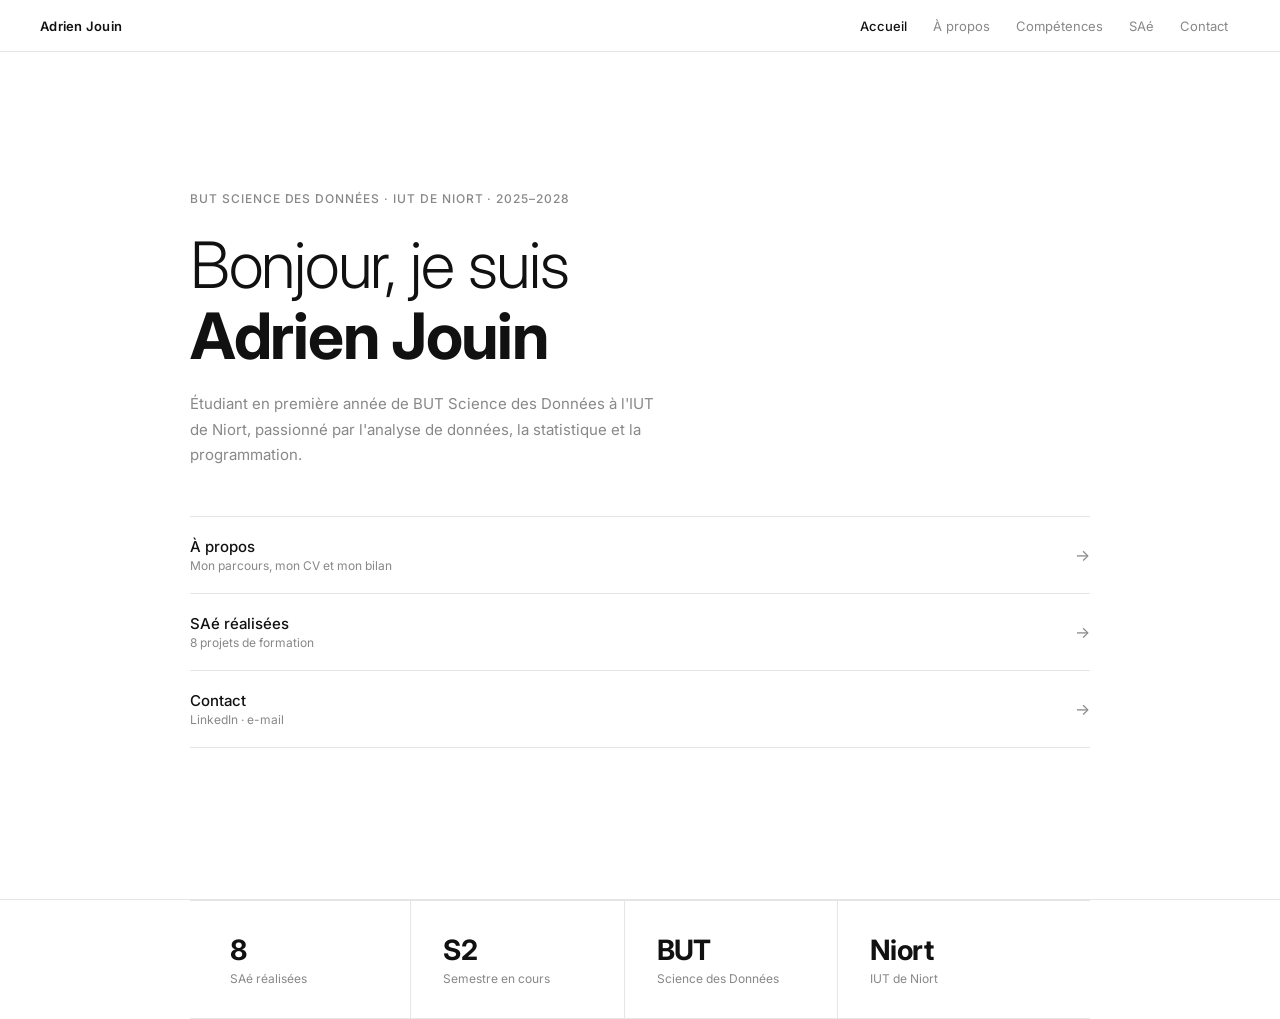
<file: index.html>
<!DOCTYPE html>
<html lang="fr">
<head>
<meta charset="UTF-8">
<meta name="viewport" content="width=device-width, initial-scale=1.0">
<title>Portfolio · Adrien Jouin</title>
<link rel="stylesheet" href="style.css">
<style>
.hero {
  min-height: 100vh;
  display: flex; flex-direction: column; justify-content: center;
  padding: 100px 40px 60px;
  border-bottom: 1px solid var(--border);
}
.hero-inner { max-width: 900px; margin: 0 auto; width: 100%; }
.hero-label {
  font-size: 12px; font-weight: 500; letter-spacing: 0.08em;
  text-transform: uppercase; color: var(--muted); margin-bottom: 24px;
}
.hero h1 {
  font-size: clamp(2.4rem, 5vw, 4rem);
  font-weight: 300; line-height: 1.1; letter-spacing: -0.02em;
  margin-bottom: 20px; color: var(--text);
}
.hero h1 strong { font-weight: 700; }
.hero-desc {
  font-size: 15px; line-height: 1.7; color: var(--muted);
  max-width: 480px; margin-bottom: 48px;
}
.nav-list { list-style: none; border-top: 1px solid var(--border); }
.nav-list li { border-bottom: 1px solid var(--border); }
.nav-list li a {
  display: flex; align-items: center; justify-content: space-between;
  padding: 20px 0; text-decoration: none; color: var(--text);
  transition: padding-left .2s;
}
.nav-list li a:hover { padding-left: 8px; }
.nl-title { font-size: 15px; font-weight: 500; }
.nl-sub { font-size: 12px; color: var(--muted); margin-top: 2px; }
.nl-arrow { color: var(--muted); font-size: 16px; }

.stats-row {
  display: flex; border-top: 1px solid var(--border); border-bottom: 1px solid var(--border);
  max-width: 900px; margin: 0 auto; padding: 0 40px;
}
.stat-item {
  flex: 1; padding: 32px 0;
  border-right: 1px solid var(--border); padding-right: 32px; padding-left: 32px;
}
.stat-item:first-child { padding-left: 0; }
.stat-item:last-child { border-right: none; }
.stat-num { font-size: 28px; font-weight: 700; letter-spacing: -0.02em; margin-bottom: 4px; }
.stat-lbl { font-size: 12px; color: var(--muted); }

@media (max-width: 600px) {
  .hero { padding: 80px 20px 40px; }
  .stats-row { flex-wrap: wrap; padding: 0 20px; }
  .stat-item { flex: 1 1 50%; border-right: none; padding: 20px 0; border-bottom: 1px solid var(--border); }
}
</style>
</head>
<body>

<nav>
  <a class="nav-logo" href="index.html">Adrien Jouin</a>
  <ul class="nav-links">
    <li><a href="index.html" class="active">Accueil</a></li>
    <li><a href="pages/apropos.html">À propos</a></li>
    <li><a href="pages/competences.html">Compétences</a></li>
    <li><a href="pages/saes.html">SAé</a></li>
    <li><a href="pages/contact.html">Contact</a></li>
  </ul>
</nav>

<section class="hero">
  <div class="hero-inner">
    <p class="hero-label">BUT Science des Données · IUT de Niort · 2025–2028</p>
    <h1>Bonjour, je suis<br><strong>Adrien Jouin</strong></h1>
    <p class="hero-desc">Étudiant en première année de BUT Science des Données à l'IUT de Niort, passionné par l'analyse de données, la statistique et la programmation.</p>
    <ul class="nav-list">
      <li>
        <a href="pages/apropos.html">
          <div><div class="nl-title">À propos</div><div class="nl-sub">Mon parcours, mon CV et mon bilan</div></div>
          <span class="nl-arrow">→</span>
        </a>
      </li>
      <li>
        <a href="pages/saes.html">
          <div><div class="nl-title">SAé réalisées</div><div class="nl-sub">8 projets de formation</div></div>
          <span class="nl-arrow">→</span>
        </a>
      </li>
      <li>
        <a href="pages/contact.html">
          <div><div class="nl-title">Contact</div><div class="nl-sub">LinkedIn · e-mail</div></div>
          <span class="nl-arrow">→</span>
        </a>
      </li>
    </ul>
  </div>
</section>

<section>
  <div class="stats-row">
    <div class="stat-item"><div class="stat-num">8</div><div class="stat-lbl">SAé réalisées</div></div>
    <div class="stat-item"><div class="stat-num">S2</div><div class="stat-lbl">Semestre en cours</div></div>
    <div class="stat-item"><div class="stat-num">BUT</div><div class="stat-lbl">Science des Données</div></div>
    <div class="stat-item"><div class="stat-num">Niort</div><div class="stat-lbl">IUT de Niort</div></div>
  </div>
</section>

</body>
</html>
</file>
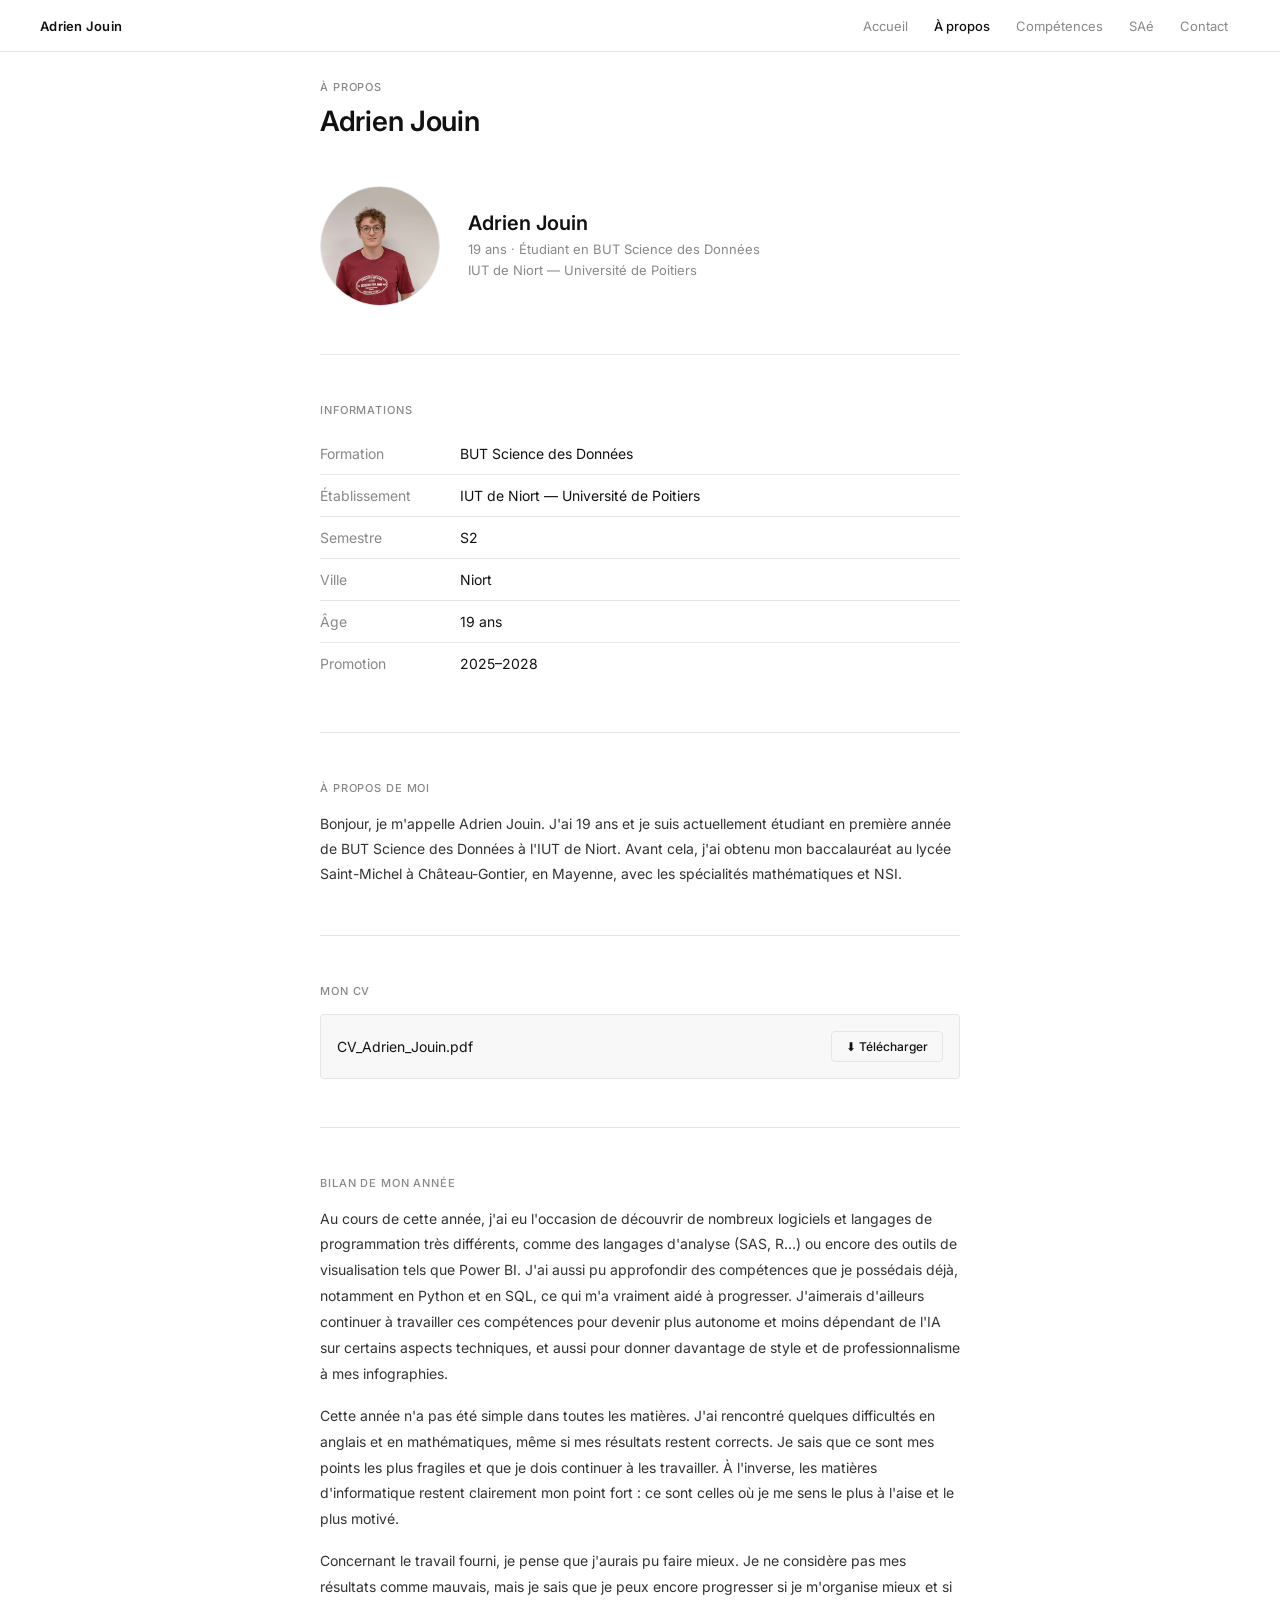
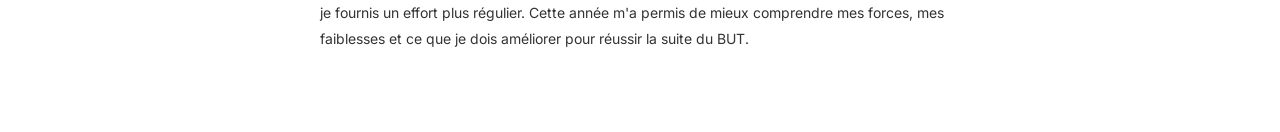
<file: pages/apropos.html>
<!DOCTYPE html>
<html lang="fr">
<head>
<meta charset="UTF-8">
<meta name="viewport" content="width=device-width, initial-scale=1.0">
<title>À propos · Portfolio</title>
<link rel="stylesheet" href="../style.css">
<style>
.page-wrap { max-width: 720px; margin: 0 auto; padding: 80px 40px 80px; }
.page-title { font-size: 11px; font-weight: 500; letter-spacing: 0.08em; text-transform: uppercase; color: var(--muted); margin-bottom: 10px; }
h1 { font-size: 28px; font-weight: 600; letter-spacing: -0.01em; margin-bottom: 48px; }

/* PROFIL HEADER */
.profil-header {
  display: grid; grid-template-columns: 120px 1fr; gap: 28px;
  align-items: center; margin-bottom: 48px;
  padding-bottom: 48px; border-bottom: 1px solid var(--border);
}
.profil-photo {
  width: 120px; height: 120px; border-radius: 50%;
  overflow: hidden; border: 1px solid var(--border); flex-shrink: 0;
}
.profil-photo img { width: 100%; height: 100%; object-fit: cover; display: block; }
.profil-info h2 { font-size: 20px; font-weight: 600; margin-bottom: 4px; }
.profil-info p { font-size: 13px; color: var(--muted); line-height: 1.6; }

/* SECTIONS */
.section { margin-bottom: 48px; padding-bottom: 48px; border-bottom: 1px solid var(--border); }
.section:last-child { border-bottom: none; margin-bottom: 0; padding-bottom: 0; }
.section-label { font-size: 11px; font-weight: 500; letter-spacing: 0.08em; text-transform: uppercase; color: var(--muted); margin-bottom: 16px; }

/* INFO TABLE */
.info-table { width: 100%; border-collapse: collapse; }
.info-table tr { border-bottom: 1px solid var(--border); }
.info-table tr:last-child { border-bottom: none; }
.info-table td { padding: 12px 0; font-size: 14px; vertical-align: top; }
.info-table td:first-child { color: var(--muted); width: 140px; }

p.body-text { font-size: 14px; line-height: 1.8; color: #333; }

/* CV */
.cv-block {
  display: flex; align-items: center; justify-content: space-between;
  padding: 16px; background: var(--bg2); border: 1px solid var(--border);
  border-radius: var(--radius);
}
.cv-block .cv-name { font-size: 14px; }
.cv-block .cv-dl {
  font-size: 12px; font-weight: 500; color: var(--text);
  text-decoration: none; padding: 7px 14px;
  border: 1px solid var(--border); border-radius: var(--radius);
  transition: background .15s;
}
.cv-block .cv-dl:hover { background: var(--border); }

/* BILAN */
.bilan-text { font-size: 14px; line-height: 1.85; color: #333; }
.bilan-text p { margin-bottom: 16px; }
.bilan-text p:last-child { margin-bottom: 0; }

@media (max-width: 600px) {
  .profil-header { grid-template-columns: 1fr; justify-items: center; text-align: center; }
  .page-wrap { padding: 80px 18px 60px; }
}
</style>
</head>
<body>

<nav>
  <a class="nav-logo" href="../index.html">Adrien Jouin</a>
  <ul class="nav-links">
    <li><a href="../index.html">Accueil</a></li>
    <li><a href="apropos.html" class="active">À propos</a></li>
    <li><a href="competences.html">Compétences</a></li>
    <li><a href="saes.html">SAé</a></li>
    <li><a href="contact.html">Contact</a></li>
  </ul>
</nav>

<div class="page-wrap">

  <p class="page-title">À propos</p>
  <h1>Adrien Jouin</h1>

  <!-- PROFIL AVEC PHOTO -->
  <div class="profil-header">
    <div class="profil-photo">
      <img src="../images/photo-profil.jpg" alt="Adrien Jouin">
    </div>
    <div class="profil-info">
      <h2>Adrien Jouin</h2>
      <p>19 ans · Étudiant en BUT Science des Données<br>IUT de Niort — Université de Poitiers</p>
    </div>
  </div>

  <!-- INFORMATIONS -->
  <div class="section">
    <p class="section-label">Informations</p>
    <table class="info-table">
      <tr><td>Formation</td><td>BUT Science des Données</td></tr>
      <tr><td>Établissement</td><td>IUT de Niort — Université de Poitiers</td></tr>
      <tr><td>Semestre</td><td>S2</td></tr>
      <tr><td>Ville</td><td>Niort</td></tr>
      <tr><td>Âge</td><td>19 ans</td></tr>
      <tr><td>Promotion</td><td>2025–2028</td></tr>
    </table>
  </div>

  <!-- À PROPOS -->
  <div class="section">
    <p class="section-label">À propos de moi</p>
    <p class="body-text">
      Bonjour, je m'appelle Adrien Jouin. J'ai 19 ans et je suis actuellement étudiant en première
      année de BUT Science des Données à l'IUT de Niort. Avant cela, j'ai obtenu mon baccalauréat
      au lycée Saint-Michel à Château-Gontier, en Mayenne, avec les spécialités mathématiques et NSI.
    </p>
  </div>

  <!-- CV -->
  <div class="section">
    <p class="section-label">Mon CV</p>
    <div class="cv-block">
      <!-- METS TON CV DANS images/ ET MODIFIE LE NOM ICI -->
      <span class="cv-name">CV_Adrien_Jouin.pdf</span>
      <a class="cv-dl" href="../images/CV_Adrien_Jouin.pdf" download>⬇ Télécharger</a>
    </div>
  </div>

  <!-- BILAN -->
  <div class="section">
    <p class="section-label">Bilan de mon année</p>
    <div class="bilan-text">
      <p>Au cours de cette année, j'ai eu l'occasion de découvrir de nombreux logiciels et langages de programmation très différents, comme des langages d'analyse (SAS, R…) ou encore des outils de visualisation tels que Power BI. J'ai aussi pu approfondir des compétences que je possédais déjà, notamment en Python et en SQL, ce qui m'a vraiment aidé à progresser. J'aimerais d'ailleurs continuer à travailler ces compétences pour devenir plus autonome et moins dépendant de l'IA sur certains aspects techniques, et aussi pour donner davantage de style et de professionnalisme à mes infographies.</p>
      <p>Cette année n'a pas été simple dans toutes les matières. J'ai rencontré quelques difficultés en anglais et en mathématiques, même si mes résultats restent corrects. Je sais que ce sont mes points les plus fragiles et que je dois continuer à les travailler. À l'inverse, les matières d'informatique restent clairement mon point fort : ce sont celles où je me sens le plus à l'aise et le plus motivé.</p>
      <p>Concernant le travail fourni, je pense que j'aurais pu faire mieux. Je ne considère pas mes résultats comme mauvais, mais je sais que je peux encore progresser si je m'organise mieux et si je fournis un effort plus régulier. Cette année m'a permis de mieux comprendre mes forces, mes faiblesses et ce que je dois améliorer pour réussir la suite du BUT.</p>
    </div>
  </div>

</div>
</body>
</html>
</file>
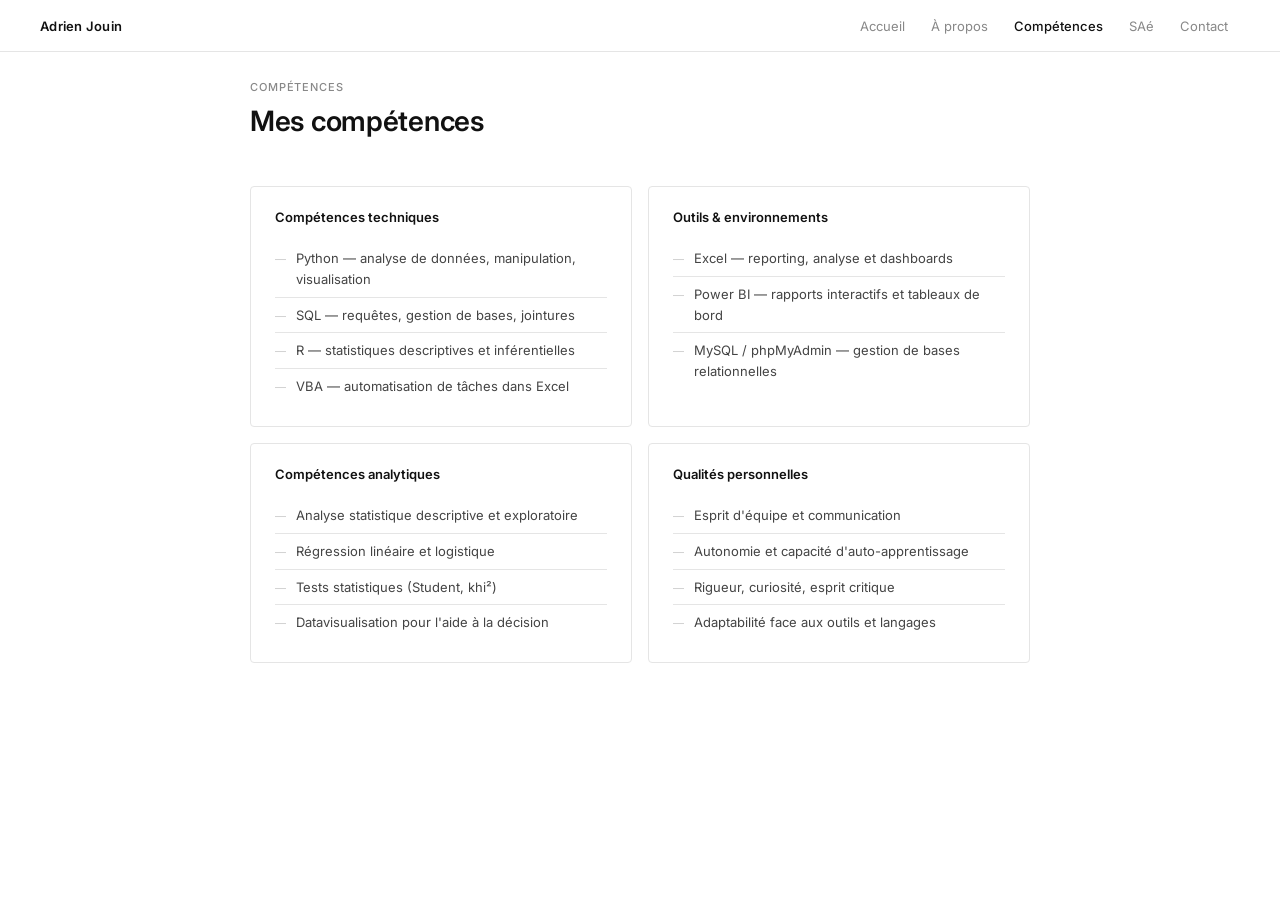
<file: pages/competences.html>
<!DOCTYPE html>
<html lang="fr">
<head>
<meta charset="UTF-8">
<meta name="viewport" content="width=device-width, initial-scale=1.0">
<title>Compétences · Portfolio</title>
<link rel="stylesheet" href="../style.css">
<style>
.page-wrap { max-width: 860px; margin: 0 auto; padding: 80px 40px 80px; }
.page-title { font-size: 11px; font-weight: 500; letter-spacing: 0.08em; text-transform: uppercase; color: var(--muted); margin-bottom: 10px; }
h1 { font-size: 28px; font-weight: 600; letter-spacing: -0.01em; margin-bottom: 48px; }

.skills-grid {
  display: grid; grid-template-columns: 1fr 1fr; gap: 16px;
}
.skill-card {
  border: 1px solid var(--border); border-radius: var(--radius);
  padding: 22px 24px;
}
.skill-card h3 {
  font-size: 13px; font-weight: 600; margin-bottom: 16px; color: var(--text);
}
.skill-card ul { list-style: none; padding: 0; margin: 0; }
.skill-card ul li {
  font-size: 13px; line-height: 1.6; color: #444;
  padding: 7px 0; border-bottom: 1px solid var(--border);
  display: flex; align-items: baseline; gap: 10px;
}
.skill-card ul li:last-child { border-bottom: none; }
.skill-card ul li::before {
  content: '—'; color: #ccc; font-size: 11px; flex-shrink: 0;
}

@media (max-width: 600px) {
  .skills-grid { grid-template-columns: 1fr; }
  .page-wrap { padding: 80px 18px 60px; }
}
</style>
</head>
<body>

<nav>
  <a class="nav-logo" href="../index.html">Adrien Jouin</a>
  <ul class="nav-links">
    <li><a href="../index.html">Accueil</a></li>
    <li><a href="apropos.html">À propos</a></li>
    <li><a href="competences.html" class="active">Compétences</a></li>
    <li><a href="saes.html">SAé</a></li>
    <li><a href="contact.html">Contact</a></li>
  </ul>
</nav>

<div class="page-wrap">
  <p class="page-title">Compétences</p>
  <h1>Mes compétences</h1>

  <div class="skills-grid">

    <!-- COMPÉTENCES TECHNIQUES — modifie les <li> -->
    <div class="skill-card">
      <h3>Compétences techniques</h3>
      <ul>
        <li>Python — analyse de données, manipulation, visualisation</li>
        <li>SQL — requêtes, gestion de bases, jointures</li>
        <li>R — statistiques descriptives et inférentielles</li>
        <li>VBA — automatisation de tâches dans Excel</li>
      </ul>
    </div>

    <!-- OUTILS — modifie les <li> -->
    <div class="skill-card">
      <h3>Outils &amp; environnements</h3>
      <ul>
        <li>Excel — reporting, analyse et dashboards</li>
        <li>Power BI — rapports interactifs et tableaux de bord</li>
        <li>MySQL / phpMyAdmin — gestion de bases relationnelles</li>
      </ul>
    </div>

    <!-- COMPÉTENCES ANALYTIQUES — modifie les <li> -->
    <div class="skill-card">
      <h3>Compétences analytiques</h3>
      <ul>
        <li>Analyse statistique descriptive et exploratoire</li>
        <li>Régression linéaire et logistique</li>
        <li>Tests statistiques (Student, khi²)</li>
        <li>Datavisualisation pour l'aide à la décision</li>
      </ul>
    </div>

    <!-- QUALITÉS PERSONNELLES — modifie les <li> -->
    <div class="skill-card">
      <h3>Qualités personnelles</h3>
      <ul>
        <li>Esprit d'équipe et communication</li>
        <li>Autonomie et capacité d'auto-apprentissage</li>
        <li>Rigueur, curiosité, esprit critique</li>
        <li>Adaptabilité face aux outils et langages</li>
      </ul>
    </div>

  </div>
</div>
</body>
</html>
</file>
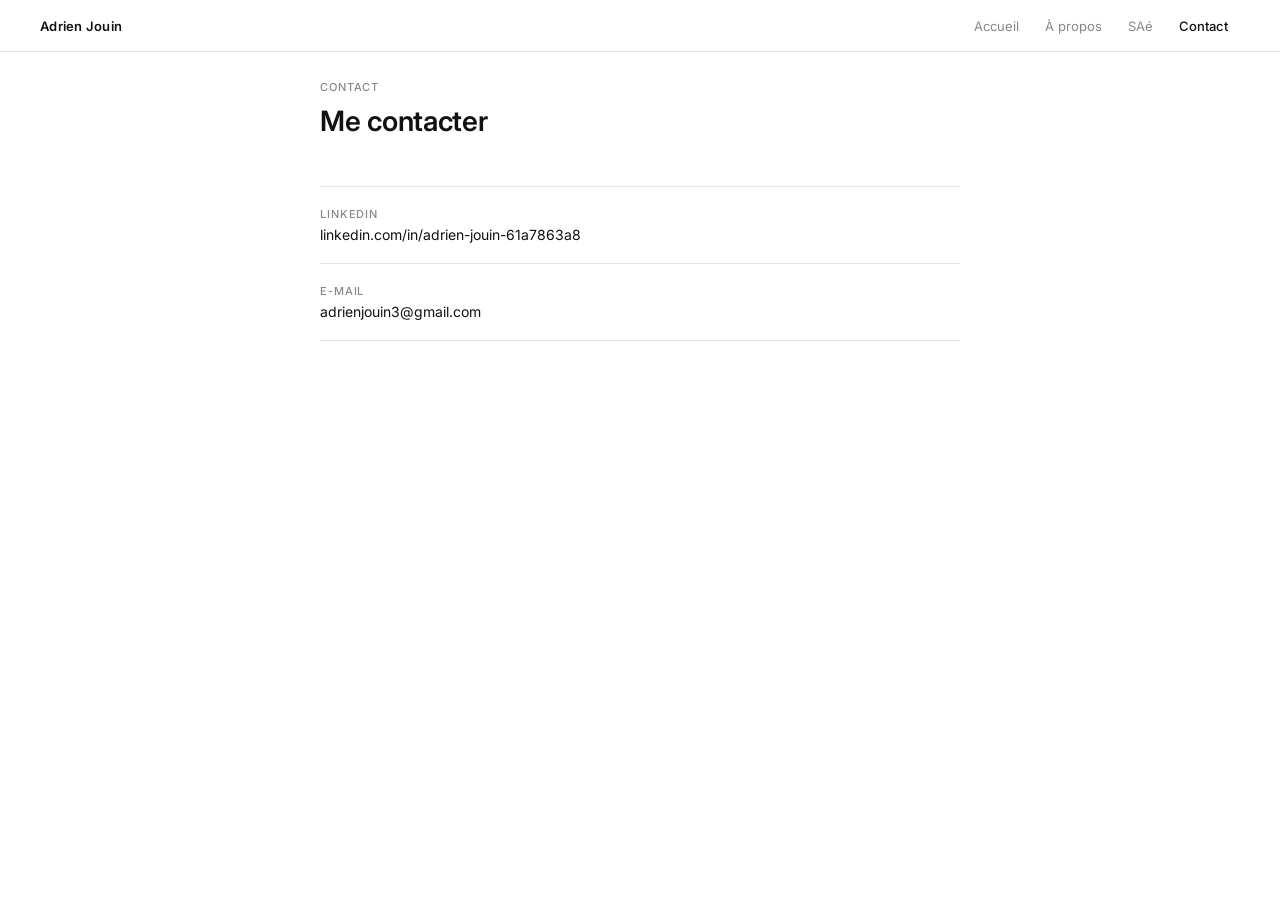
<file: pages/contact.html>
<!DOCTYPE html>
<html lang="fr">
<head>
<meta charset="UTF-8">
<meta name="viewport" content="width=device-width, initial-scale=1.0">
<title>Contact · Portfolio</title>
<link rel="stylesheet" href="../style.css">
<style>
.page-wrap { max-width: 720px; margin: 0 auto; padding: 80px 40px 80px; }
.page-title { font-size: 11px; font-weight: 500; letter-spacing: 0.08em; text-transform: uppercase; color: var(--muted); margin-bottom: 10px; }
h1 { font-size: 28px; font-weight: 600; letter-spacing: -0.01em; margin-bottom: 48px; }
.contact-list { border-top: 1px solid var(--border); }
.contact-row { display: flex; align-items: center; justify-content: space-between; padding: 20px 0; border-bottom: 1px solid var(--border); }
.cr-label { font-size: 11px; font-weight: 500; letter-spacing: 0.08em; text-transform: uppercase; color: var(--muted); margin-bottom: 5px; }
.cr-val { font-size: 14px; color: var(--text); text-decoration: none; }
.cr-val:hover { text-decoration: underline; }
</style>
</head>
<body>
<nav>
  <a class="nav-logo" href="../index.html">Adrien Jouin</a>
  <ul class="nav-links">
    <li><a href="../index.html">Accueil</a></li>
    <li><a href="apropos.html">À propos</a></li>
    <li><a href="saes.html">SAé</a></li>
    <li><a href="contact.html" class="active">Contact</a></li>
  </ul>
</nav>
<div class="page-wrap">
  <p class="page-title">Contact</p>
  <h1>Me contacter</h1>
  <div class="contact-list">
    <div class="contact-row">
      <div>
        <p class="cr-label">LinkedIn</p>
        <a class="cr-val" href="https://www.linkedin.com/in/adrien-jouin-61a7863a8/" target="_blank">linkedin.com/in/adrien-jouin-61a7863a8</a>
      </div>
    </div>
    <div class="contact-row">
      <div>
        <p class="cr-label">E-mail</p>
        <a class="cr-val" href="mailto:adrienjouin3@gmail.com">adrienjouin3@gmail.com</a>
      </div>
    </div>
  </div>
</div>
</body>
</html>
</file>
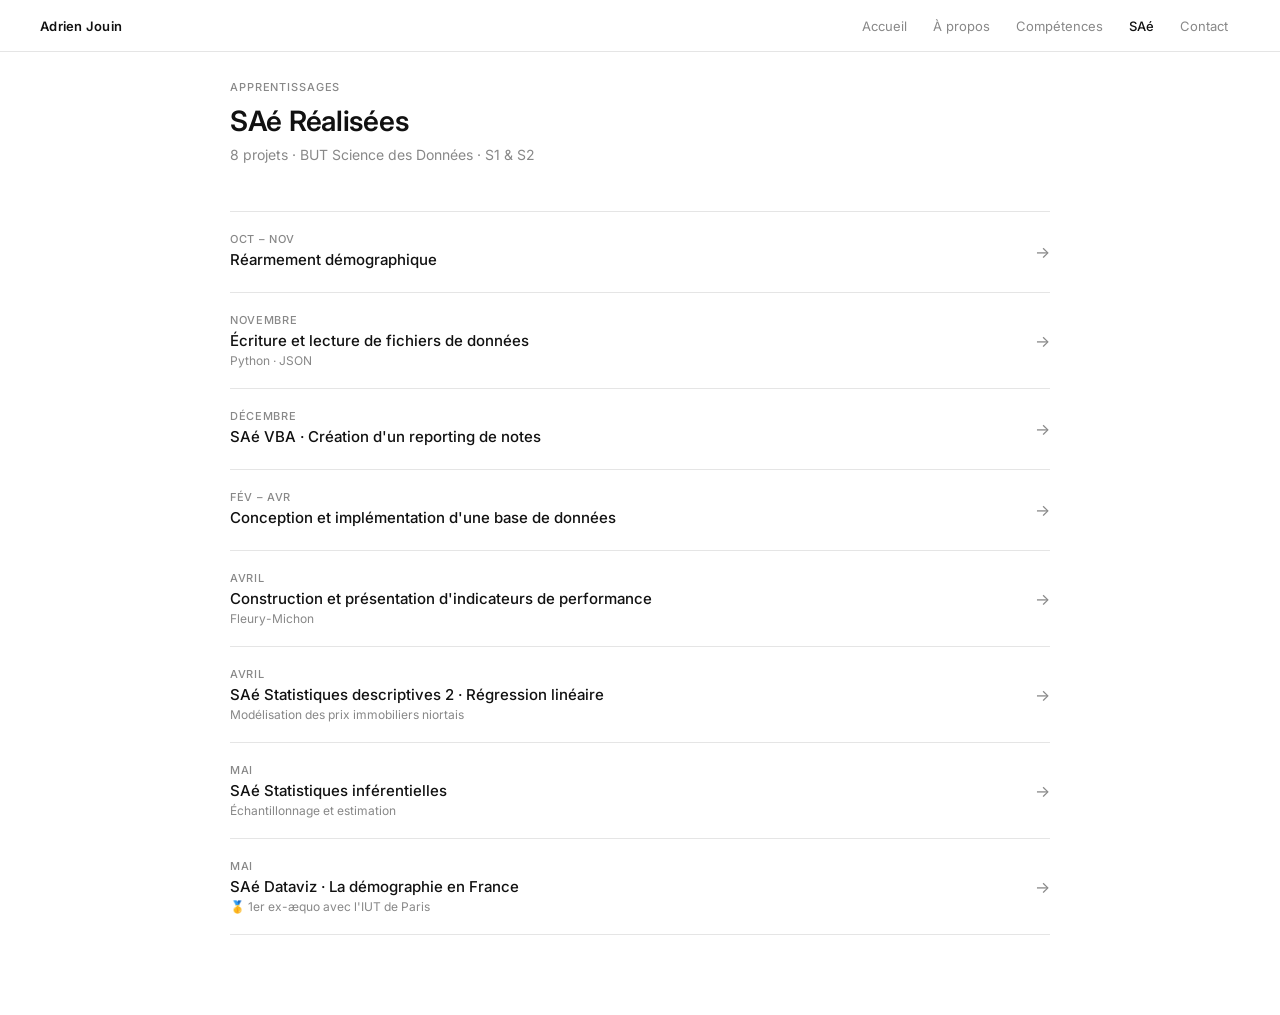
<file: pages/saes.html>
<!DOCTYPE html>
<html lang="fr">
<head>
<meta charset="UTF-8">
<meta name="viewport" content="width=device-width, initial-scale=1.0">
<title>SAé Réalisées · Portfolio</title>
<link rel="stylesheet" href="../style.css">
<style>
.page-wrap { max-width: 900px; margin: 0 auto; padding: 80px 40px 80px; }
.page-title { font-size: 11px; font-weight: 500; letter-spacing: 0.08em; text-transform: uppercase; color: var(--muted); margin-bottom: 10px; }
h1 { font-size: 28px; font-weight: 600; letter-spacing: -0.01em; margin-bottom: 8px; }
.page-sub { font-size: 14px; color: var(--muted); margin-bottom: 48px; }
.saes-list { border-top: 1px solid var(--border); }
.sae-row {
  display: flex; align-items: center; justify-content: space-between;
  padding: 20px 0; border-bottom: 1px solid var(--border);
  text-decoration: none; color: var(--text); transition: padding-left .2s;
}
.sae-row:hover { padding-left: 8px; }
.sae-period { font-size: 11px; font-weight: 500; letter-spacing: 0.06em; text-transform: uppercase; color: var(--muted); margin-bottom: 4px; }
.sae-row h2 { font-size: 15px; font-weight: 500; margin-bottom: 3px; }
.sae-row .sae-sub { font-size: 12px; color: var(--muted); }
.sae-arrow { color: var(--muted); font-size: 16px; flex-shrink: 0; margin-left: 20px; }
@media (max-width: 600px) { .page-wrap { padding: 76px 18px 60px; } }
</style>
</head>
<body>
<nav>
  <a class="nav-logo" href="../index.html">Adrien Jouin</a>
  <ul class="nav-links">
    <li><a href="../index.html">Accueil</a></li>
    <li><a href="apropos.html">À propos</a></li>
    <li><a href="competences.html">Compétences</a></li>
    <li><a href="saes.html" class="active">SAé</a></li>
    <li><a href="contact.html">Contact</a></li>
  </ul>
</nav>
<div class="page-wrap">
  <p class="page-title">Apprentissages</p>
  <h1>SAé Réalisées</h1>
  <p class="page-sub">8 projets · BUT Science des Données · S1 &amp; S2</p>
  <div class="saes-list">
    <a href="sae/demographie.html" class="sae-row">
      <div><p class="sae-period">Oct – Nov</p><h2>Réarmement démographique</h2></div>
      <span class="sae-arrow">→</span>
    </a>
    <a href="sae/python-json.html" class="sae-row">
      <div><p class="sae-period">Novembre</p><h2>Écriture et lecture de fichiers de données</h2><p class="sae-sub">Python · JSON</p></div>
      <span class="sae-arrow">→</span>
    </a>
    <a href="sae/vba.html" class="sae-row">
      <div><p class="sae-period">Décembre</p><h2>SAé VBA · Création d'un reporting de notes</h2></div>
      <span class="sae-arrow">→</span>
    </a>
    <a href="sae/bdd.html" class="sae-row">
      <div><p class="sae-period">Fév – Avr</p><h2>Conception et implémentation d'une base de données</h2></div>
      <span class="sae-arrow">→</span>
    </a>
    <a href="sae/kpi.html" class="sae-row">
      <div><p class="sae-period">Avril</p><h2>Construction et présentation d'indicateurs de performance</h2><p class="sae-sub">Fleury-Michon</p></div>
      <span class="sae-arrow">→</span>
    </a>
    <a href="sae/stats-regression.html" class="sae-row">
      <div><p class="sae-period">Avril</p><h2>SAé Statistiques descriptives 2 · Régression linéaire</h2><p class="sae-sub">Modélisation des prix immobiliers niortais</p></div>
      <span class="sae-arrow">→</span>
    </a>
    <a href="sae/stats-inf.html" class="sae-row">
      <div><p class="sae-period">Mai</p><h2>SAé Statistiques inférentielles</h2><p class="sae-sub">Échantillonnage et estimation</p></div>
      <span class="sae-arrow">→</span>
    </a>
    <a href="sae/dataviz.html" class="sae-row">
      <div><p class="sae-period">Mai</p><h2>SAé Dataviz · La démographie en France</h2><p class="sae-sub">🥇 1er ex-æquo avec l'IUT de Paris</p></div>
      <span class="sae-arrow">→</span>
    </a>
  </div>
</div>
</body>
</html>
</file>
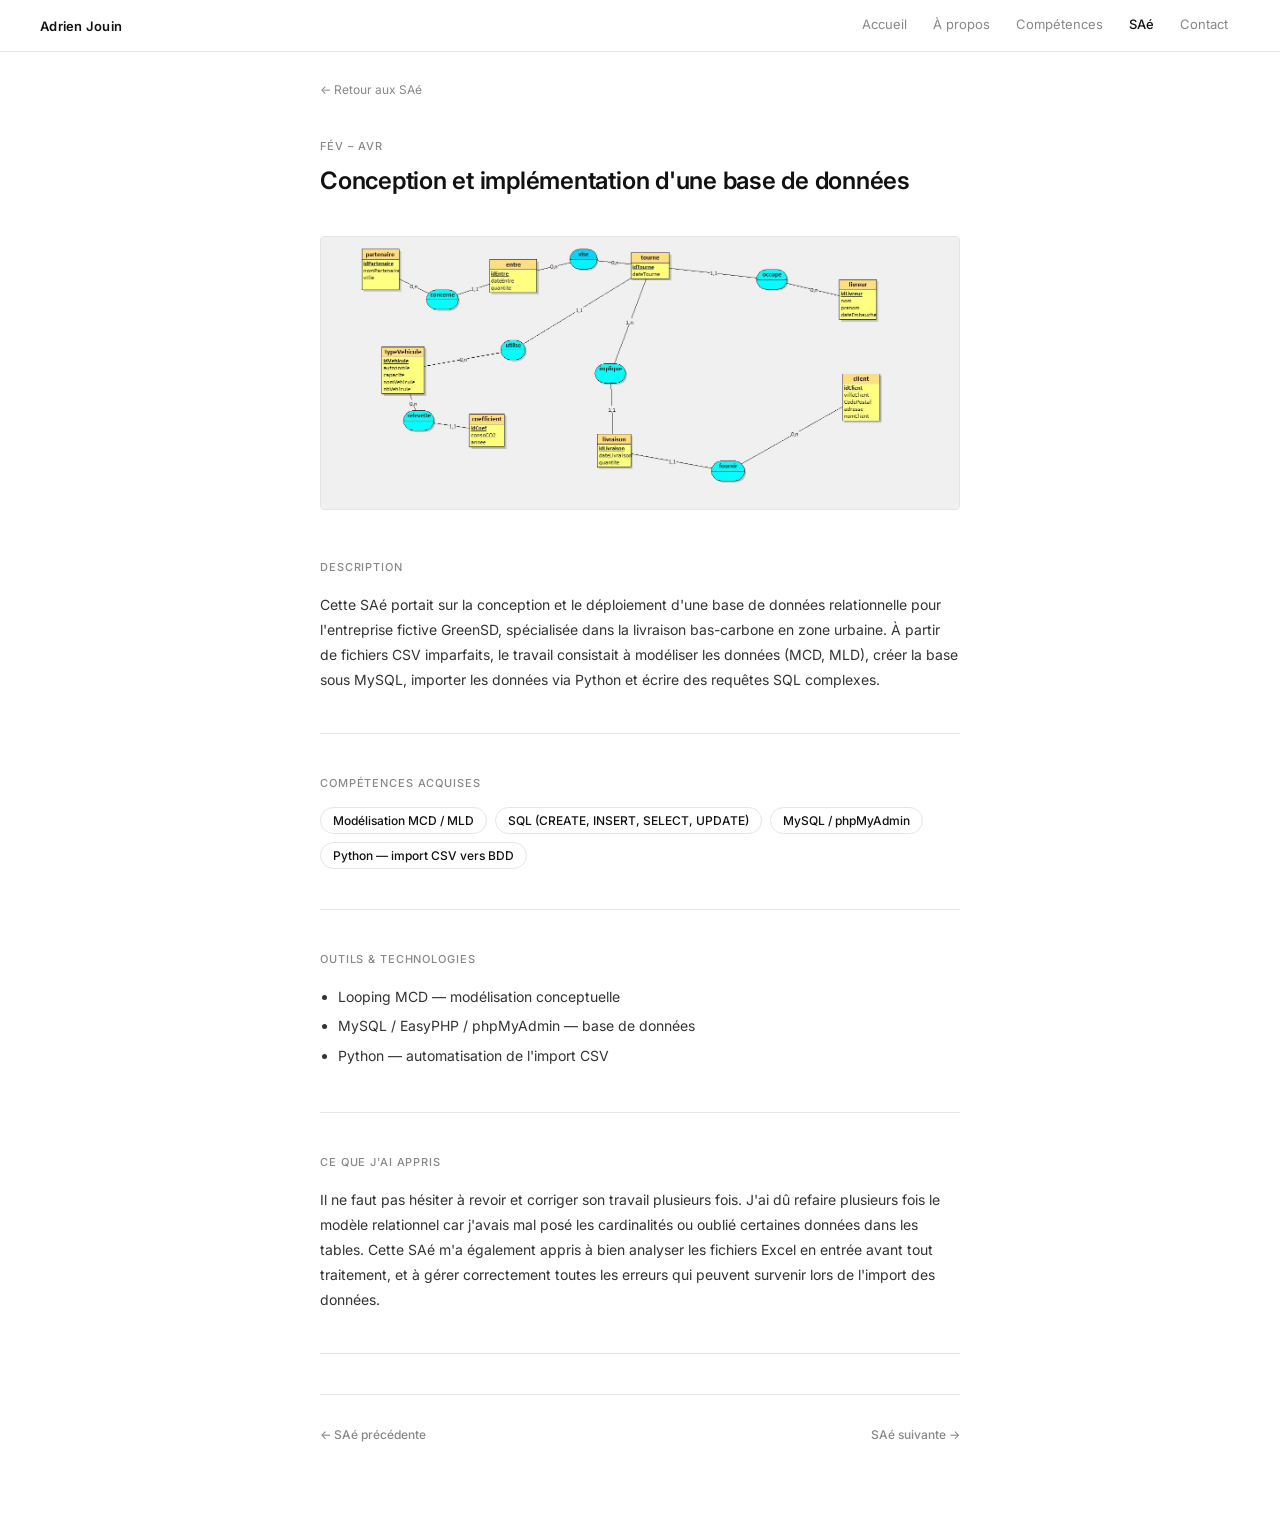
<file: pages/sae/bdd.html>
<!DOCTYPE html>
<html lang="fr">
<head>
<meta charset="UTF-8">
<meta name="viewport" content="width=device-width, initial-scale=1.0">
<title>Conception et implémentation d'une base de données · Portfolio</title>
<link rel="stylesheet" href="../../style.css">
<style>
.sae-wrap { max-width: 720px; margin: 0 auto; padding: 80px 40px 80px; }
.back-link { display:inline-flex;align-items:center;gap:6px;font-size:12px;color:var(--muted);text-decoration:none;margin-bottom:40px;transition:color .15s; }
.back-link:hover { color:var(--text); }
.sae-period { font-size:11px;font-weight:500;letter-spacing:0.08em;text-transform:uppercase;color:var(--muted);margin-bottom:8px; }
h1 { font-size:24px;font-weight:600;letter-spacing:-0.01em;margin-bottom:40px;line-height:1.3; }
.sae-img { width:100%;background:var(--bg2);border:1px solid var(--border);border-radius:var(--radius);margin-bottom:48px;overflow:hidden; }
.sae-img img { width:100%;height:auto;display:block; }
.section { margin-bottom:40px;padding-bottom:40px;border-bottom:1px solid var(--border); }
.section:last-of-type { border-bottom:none; }
.section-label { font-size:11px;font-weight:500;letter-spacing:0.08em;text-transform:uppercase;color:var(--muted);margin-bottom:14px; }
.tags { display:flex;flex-wrap:wrap;gap:8px; }
.tag { font-size:12px;font-weight:500;padding:5px 12px;border:1px solid var(--border);border-radius:20px;color:var(--text); }
p,li { font-size:14px;line-height:1.8;color:#333; }
ul { padding-left:18px; }
li { margin-bottom:4px; }
.bottom-nav { display:flex;justify-content:space-between;align-items:center;padding-top:32px;margin-top:40px;border-top:1px solid var(--border); }
.bottom-nav a { font-size:12px;font-weight:500;color:var(--muted);text-decoration:none;transition:color .15s; }
.bottom-nav a:hover { color:var(--text); }
@media (max-width:600px) { .sae-wrap { padding:76px 18px 60px; } }
</style>
</head>
<body>
<nav>
  <a class="nav-logo" href="../../index.html">Adrien Jouin</a>
  <ul class="nav-links">
    <li><a href="../../index.html">Accueil</a></li>
    <li><a href="../apropos.html">À propos</a></li>
    <li><a href="../competences.html">Compétences</a></li>
    <li><a href="../saes.html" class="active">SAé</a></li>
    <li><a href="../contact.html">Contact</a></li>
  </ul>
</nav>
<div class="sae-wrap">
  <a class="back-link" href="../saes.html">← Retour aux SAé</a>
  <p class="sae-period">Fév – Avr</p>
  <h1>Conception et implémentation d'une base de données</h1>
  <div class="sae-img">
    <img src="../../images/bdd.png" alt="Conception et implémentation d'une base de données">
  </div>
  <div class="section">
    <p class="section-label">Description</p>
    <p>Cette SAé portait sur la conception et le déploiement d'une base de données relationnelle pour l'entreprise fictive GreenSD, spécialisée dans la livraison bas-carbone en zone urbaine. À partir de fichiers CSV imparfaits, le travail consistait à modéliser les données (MCD, MLD), créer la base sous MySQL, importer les données via Python et écrire des requêtes SQL complexes.</p>
  </div>
  <div class="section">
    <p class="section-label">Compétences acquises</p>
    <div class="tags">
      <span class="tag">Modélisation MCD / MLD</span>
      <span class="tag">SQL (CREATE, INSERT, SELECT, UPDATE)</span>
      <span class="tag">MySQL / phpMyAdmin</span>
      <span class="tag">Python — import CSV vers BDD</span>
    </div>
  </div>
  <div class="section">
    <p class="section-label">Outils &amp; Technologies</p>
    <ul>
      <li>Looping MCD — modélisation conceptuelle</li>
      <li>MySQL / EasyPHP / phpMyAdmin — base de données</li>
      <li>Python — automatisation de l'import CSV</li>
    </ul>
  </div>
  <div class="section">
    <p class="section-label">Ce que j'ai appris</p>
    <p>Il ne faut pas hésiter à revoir et corriger son travail plusieurs fois. J'ai dû refaire plusieurs fois le modèle relationnel car j'avais mal posé les cardinalités ou oublié certaines données dans les tables. Cette SAé m'a également appris à bien analyser les fichiers Excel en entrée avant tout traitement, et à gérer correctement toutes les erreurs qui peuvent survenir lors de l'import des données.</p>
  </div>
  <div class="bottom-nav">
    <a href="vba.html">← SAé précédente</a>
    <a href="kpi.html">SAé suivante →</a>
  </div>
</div>
</body>
</html>
</file>
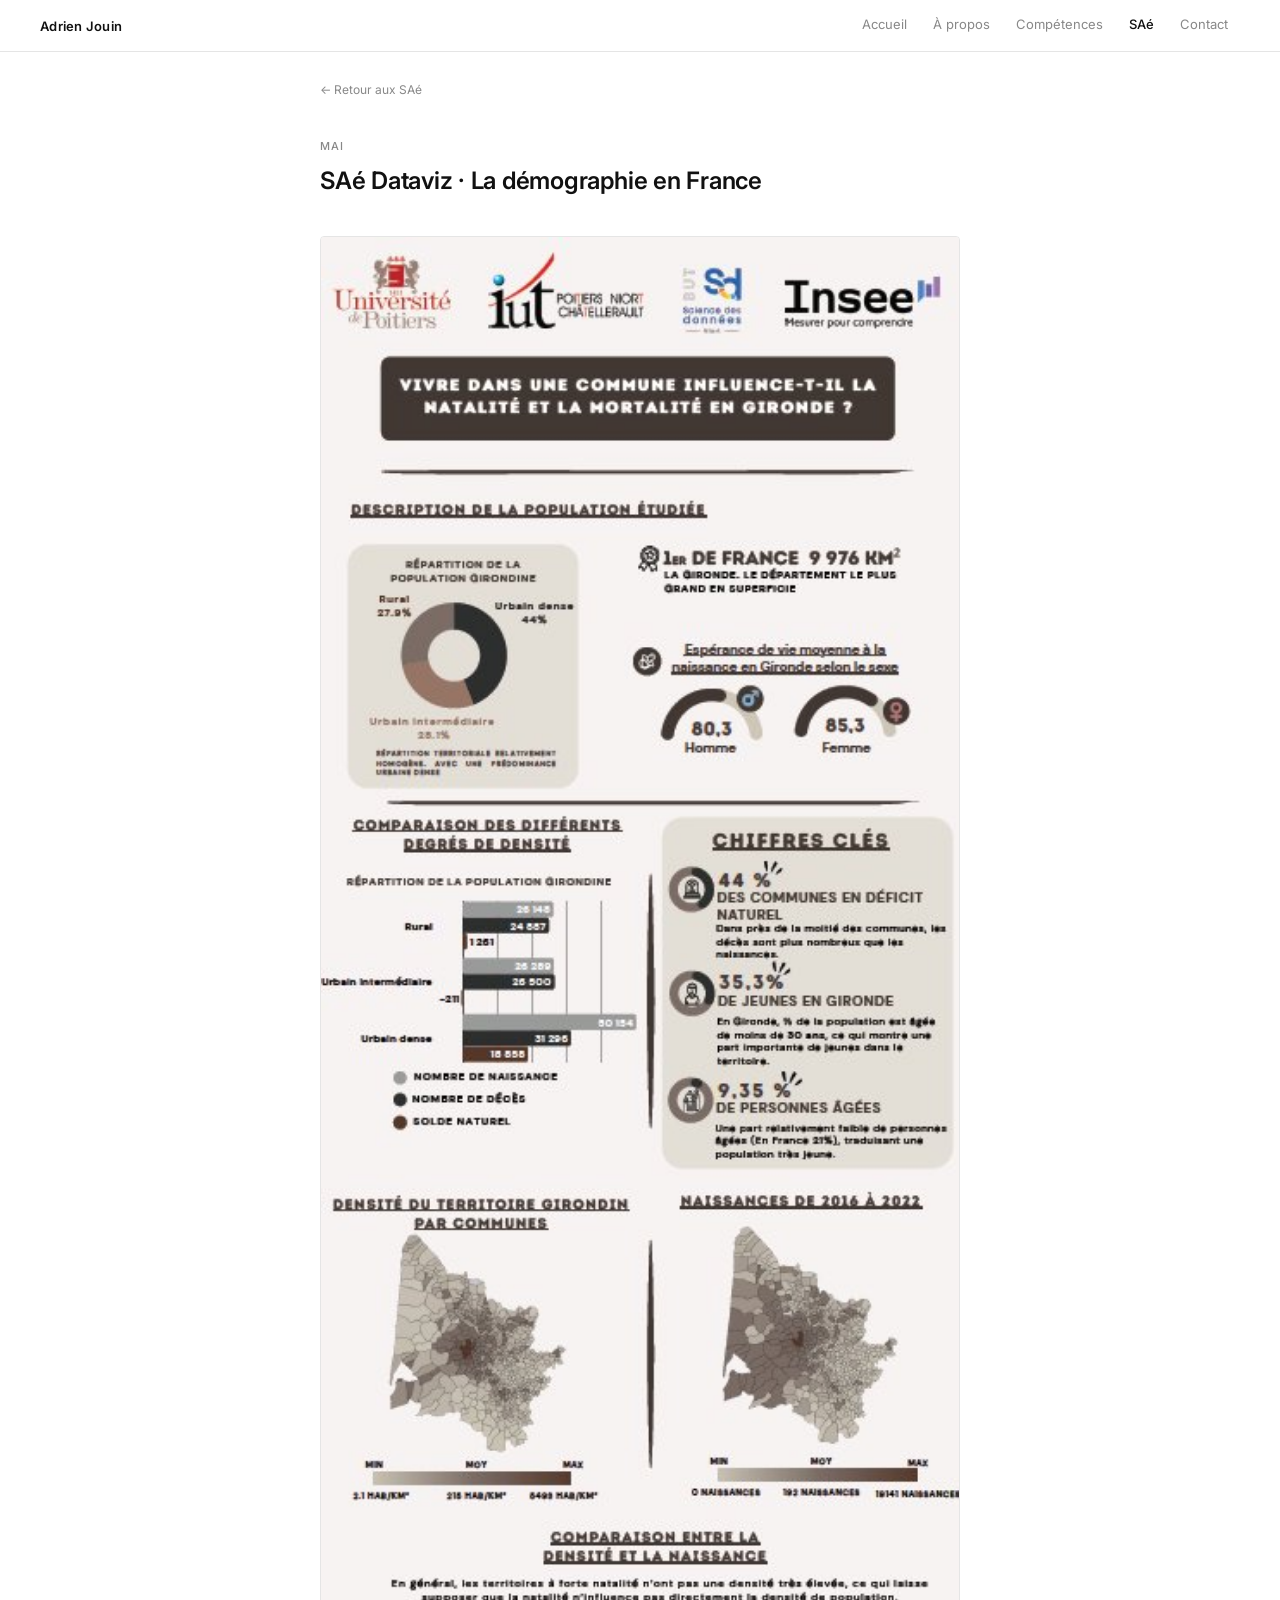
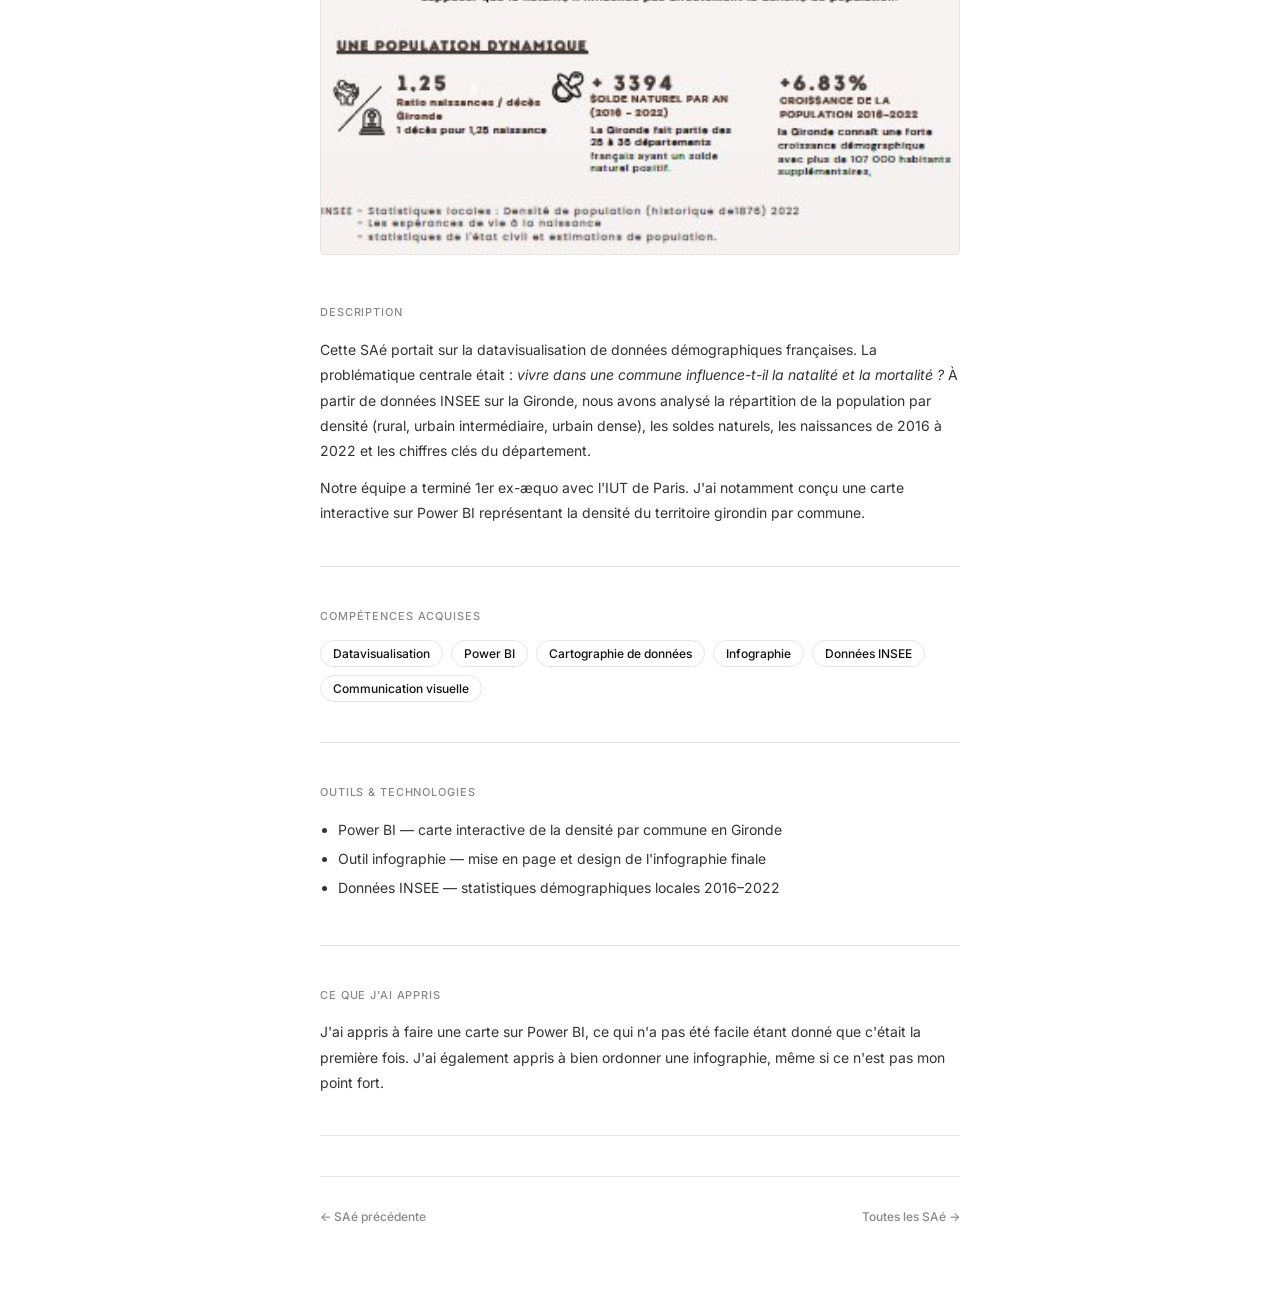
<file: pages/sae/dataviz.html>
<!DOCTYPE html>
<html lang="fr">
<head>
<meta charset="UTF-8">
<meta name="viewport" content="width=device-width, initial-scale=1.0">
<title>SAé Dataviz · La démographie en France · Portfolio</title>
<link rel="stylesheet" href="../../style.css">
<style>
.sae-wrap { max-width: 720px; margin: 0 auto; padding: 80px 40px 80px; }
.back-link { display:inline-flex;align-items:center;gap:6px;font-size:12px;color:var(--muted);text-decoration:none;margin-bottom:40px;transition:color .15s; }
.back-link:hover { color:var(--text); }
.sae-period { font-size:11px;font-weight:500;letter-spacing:0.08em;text-transform:uppercase;color:var(--muted);margin-bottom:8px; }
h1 { font-size:24px;font-weight:600;letter-spacing:-0.01em;margin-bottom:40px;line-height:1.3; }
.sae-img { width:100%;background:var(--bg2);border:1px solid var(--border);border-radius:var(--radius);margin-bottom:48px;overflow:hidden; }
.sae-img img { width:100%;height:auto;display:block; }
.section { margin-bottom:40px;padding-bottom:40px;border-bottom:1px solid var(--border); }
.section:last-of-type { border-bottom:none; }
.section-label { font-size:11px;font-weight:500;letter-spacing:0.08em;text-transform:uppercase;color:var(--muted);margin-bottom:14px; }
.tags { display:flex;flex-wrap:wrap;gap:8px; }
.tag { font-size:12px;font-weight:500;padding:5px 12px;border:1px solid var(--border);border-radius:20px;color:var(--text); }
p,li { font-size:14px;line-height:1.8;color:#333; }
ul { padding-left:18px; }
li { margin-bottom:4px; }
.bottom-nav { display:flex;justify-content:space-between;align-items:center;padding-top:32px;margin-top:40px;border-top:1px solid var(--border); }
.bottom-nav a { font-size:12px;font-weight:500;color:var(--muted);text-decoration:none;transition:color .15s; }
.bottom-nav a:hover { color:var(--text); }
@media (max-width:600px) { .sae-wrap { padding:76px 18px 60px; } }
</style>
</head>
<body>
<nav>
  <a class="nav-logo" href="../../index.html">Adrien Jouin</a>
  <ul class="nav-links">
    <li><a href="../../index.html">Accueil</a></li>
    <li><a href="../apropos.html">À propos</a></li>
    <li><a href="../competences.html">Compétences</a></li>
    <li><a href="../saes.html" class="active">SAé</a></li>
    <li><a href="../contact.html">Contact</a></li>
  </ul>
</nav>
<div class="sae-wrap">
  <a class="back-link" href="../saes.html">← Retour aux SAé</a>
  <p class="sae-period">Mai</p>
  <h1>SAé Dataviz · La démographie en France</h1>
  <div class="sae-img">
    <img src="../../images/dataviz-demographie.png" alt="SAé Dataviz · La démographie en France">
  </div>
  <div class="section">
    <p class="section-label">Description</p>
    <p>Cette SAé portait sur la datavisualisation de données démographiques françaises. La problématique centrale était : <em>vivre dans une commune influence-t-il la natalité et la mortalité ?</em> À partir de données INSEE sur la Gironde, nous avons analysé la répartition de la population par densité (rural, urbain intermédiaire, urbain dense), les soldes naturels, les naissances de 2016 à 2022 et les chiffres clés du département.</p>
    <p style="margin-top:12px">Notre équipe a terminé 1er ex-æquo avec l'IUT de Paris. J'ai notamment conçu une carte interactive sur Power BI représentant la densité du territoire girondin par commune.</p>
  </div>
  <div class="section">
    <p class="section-label">Compétences acquises</p>
    <div class="tags">
      <span class="tag">Datavisualisation</span>
      <span class="tag">Power BI</span>
      <span class="tag">Cartographie de données</span>
      <span class="tag">Infographie</span>
      <span class="tag">Données INSEE</span>
      <span class="tag">Communication visuelle</span>
    </div>
  </div>
  <div class="section">
    <p class="section-label">Outils &amp; Technologies</p>
    <ul>
      <li>Power BI — carte interactive de la densité par commune en Gironde</li>
      <li>Outil infographie — mise en page et design de l'infographie finale</li>
      <li>Données INSEE — statistiques démographiques locales 2016–2022</li>
    </ul>
  </div>
  <div class="section">
    <p class="section-label">Ce que j'ai appris</p>
    <p>J'ai appris à faire une carte sur Power BI, ce qui n'a pas été facile étant donné que c'était la première fois. J'ai également appris à bien ordonner une infographie, même si ce n'est pas mon point fort.</p>
  </div>
  <div class="bottom-nav">
    <a href="stats-inf.html">← SAé précédente</a>
    <a href="../saes.html">Toutes les SAé →</a>
  </div>
</div>
</body>
</html>
</file>
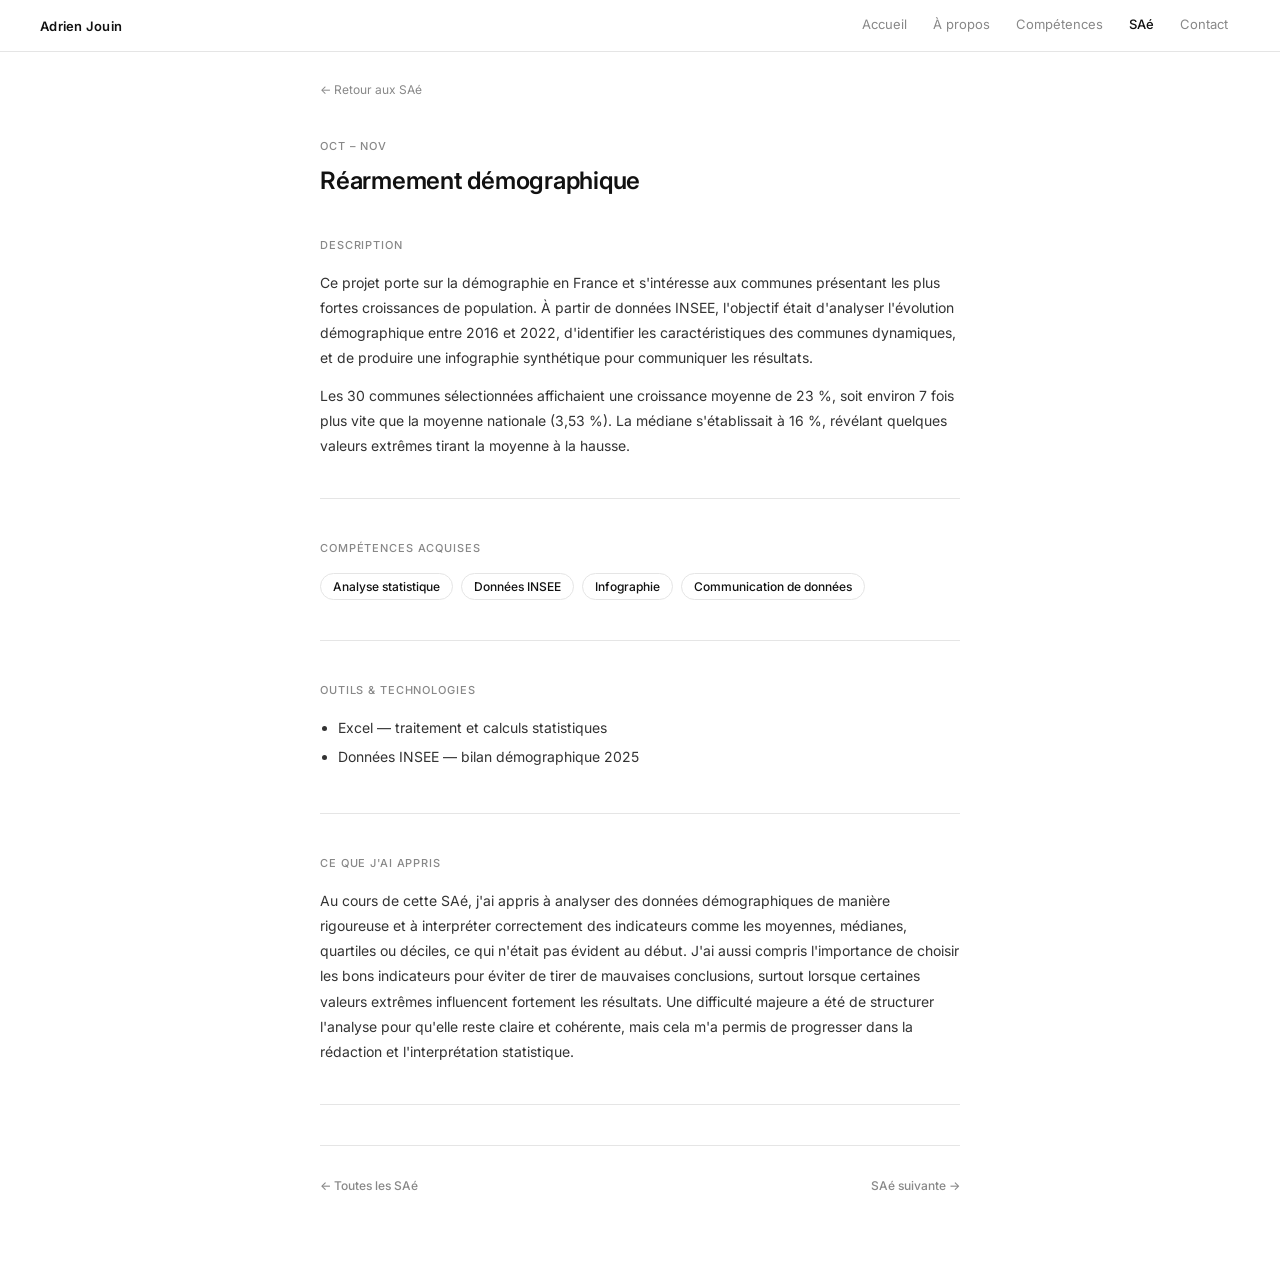
<file: pages/sae/demographie.html>
<!DOCTYPE html>
<html lang="fr">
<head>
<meta charset="UTF-8">
<meta name="viewport" content="width=device-width, initial-scale=1.0">
<title>Réarmement démographique · Portfolio</title>
<link rel="stylesheet" href="../../style.css">
<style>
.sae-wrap { max-width: 720px; margin: 0 auto; padding: 80px 40px 80px; }
.back-link { display:inline-flex;align-items:center;gap:6px;font-size:12px;color:var(--muted);text-decoration:none;margin-bottom:40px;transition:color .15s; }
.back-link:hover { color:var(--text); }
.sae-period { font-size:11px;font-weight:500;letter-spacing:0.08em;text-transform:uppercase;color:var(--muted);margin-bottom:8px; }
h1 { font-size:24px;font-weight:600;letter-spacing:-0.01em;margin-bottom:40px;line-height:1.3; }
.sae-img { width:100%;background:var(--bg2);border:1px solid var(--border);border-radius:var(--radius);margin-bottom:48px;overflow:hidden; }
.sae-img img { width:100%;height:auto;display:block; }
.section { margin-bottom:40px;padding-bottom:40px;border-bottom:1px solid var(--border); }
.section:last-of-type { border-bottom:none; }
.section-label { font-size:11px;font-weight:500;letter-spacing:0.08em;text-transform:uppercase;color:var(--muted);margin-bottom:14px; }
.tags { display:flex;flex-wrap:wrap;gap:8px; }
.tag { font-size:12px;font-weight:500;padding:5px 12px;border:1px solid var(--border);border-radius:20px;color:var(--text); }
p,li { font-size:14px;line-height:1.8;color:#333; }
ul { padding-left:18px; }
li { margin-bottom:4px; }
.bottom-nav { display:flex;justify-content:space-between;align-items:center;padding-top:32px;margin-top:40px;border-top:1px solid var(--border); }
.bottom-nav a { font-size:12px;font-weight:500;color:var(--muted);text-decoration:none;transition:color .15s; }
.bottom-nav a:hover { color:var(--text); }
@media (max-width:600px) { .sae-wrap { padding:76px 18px 60px; } }
</style>
</head>
<body>
<nav>
  <a class="nav-logo" href="../../index.html">Adrien Jouin</a>
  <ul class="nav-links">
    <li><a href="../../index.html">Accueil</a></li>
    <li><a href="../apropos.html">À propos</a></li>
    <li><a href="../competences.html">Compétences</a></li>
    <li><a href="../saes.html" class="active">SAé</a></li>
    <li><a href="../contact.html">Contact</a></li>
  </ul>
</nav>
<div class="sae-wrap">
  <a class="back-link" href="../saes.html">← Retour aux SAé</a>
  <p class="sae-period">Oct – Nov</p>
  <h1>Réarmement démographique</h1>
  <div class="section">
    <p class="section-label">Description</p>
    <p>Ce projet porte sur la démographie en France et s'intéresse aux communes présentant les plus fortes croissances de population. À partir de données INSEE, l'objectif était d'analyser l'évolution démographique entre 2016 et 2022, d'identifier les caractéristiques des communes dynamiques, et de produire une infographie synthétique pour communiquer les résultats.</p>
    <p style="margin-top:12px">Les 30 communes sélectionnées affichaient une croissance moyenne de 23 %, soit environ 7 fois plus vite que la moyenne nationale (3,53 %). La médiane s'établissait à 16 %, révélant quelques valeurs extrêmes tirant la moyenne à la hausse.</p>
  </div>
  <div class="section">
    <p class="section-label">Compétences acquises</p>
    <div class="tags">
      <span class="tag">Analyse statistique</span>
      <span class="tag">Données INSEE</span>
      <span class="tag">Infographie</span>
      <span class="tag">Communication de données</span>
    </div>
  </div>
  <div class="section">
    <p class="section-label">Outils &amp; Technologies</p>
    <ul>
      <li>Excel — traitement et calculs statistiques</li>
      <li>Données INSEE — bilan démographique 2025</li>
    </ul>
  </div>
  <div class="section">
    <p class="section-label">Ce que j'ai appris</p>
    <p>Au cours de cette SAé, j'ai appris à analyser des données démographiques de manière rigoureuse et à interpréter correctement des indicateurs comme les moyennes, médianes, quartiles ou déciles, ce qui n'était pas évident au début. J'ai aussi compris l'importance de choisir les bons indicateurs pour éviter de tirer de mauvaises conclusions, surtout lorsque certaines valeurs extrêmes influencent fortement les résultats. Une difficulté majeure a été de structurer l'analyse pour qu'elle reste claire et cohérente, mais cela m'a permis de progresser dans la rédaction et l'interprétation statistique.</p>
  </div>
  <div class="bottom-nav">
    <a href="../saes.html">← Toutes les SAé</a>
    <a href="python-json.html">SAé suivante →</a>
  </div>
</div>
</body>
</html>
</file>
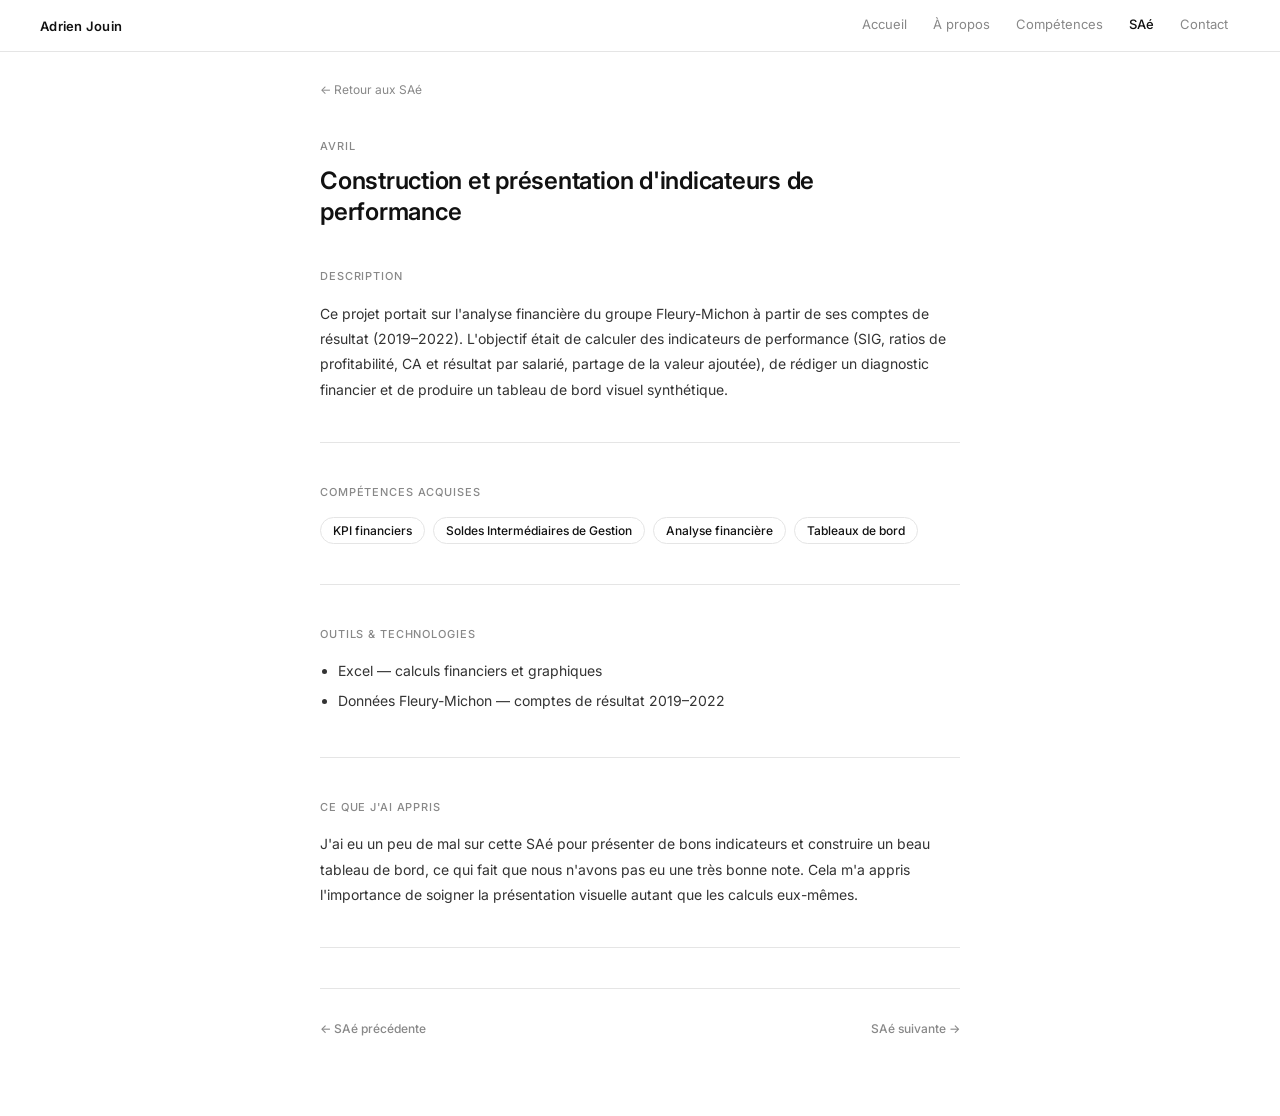
<file: pages/sae/kpi.html>
<!DOCTYPE html>
<html lang="fr">
<head>
<meta charset="UTF-8">
<meta name="viewport" content="width=device-width, initial-scale=1.0">
<title>Construction et présentation d'indicateurs de performance · Portfolio</title>
<link rel="stylesheet" href="../../style.css">
<style>
.sae-wrap { max-width: 720px; margin: 0 auto; padding: 80px 40px 80px; }
.back-link { display:inline-flex;align-items:center;gap:6px;font-size:12px;color:var(--muted);text-decoration:none;margin-bottom:40px;transition:color .15s; }
.back-link:hover { color:var(--text); }
.sae-period { font-size:11px;font-weight:500;letter-spacing:0.08em;text-transform:uppercase;color:var(--muted);margin-bottom:8px; }
h1 { font-size:24px;font-weight:600;letter-spacing:-0.01em;margin-bottom:40px;line-height:1.3; }
.sae-img { width:100%;background:var(--bg2);border:1px solid var(--border);border-radius:var(--radius);margin-bottom:48px;overflow:hidden; }
.sae-img img { width:100%;height:auto;display:block; }
.section { margin-bottom:40px;padding-bottom:40px;border-bottom:1px solid var(--border); }
.section:last-of-type { border-bottom:none; }
.section-label { font-size:11px;font-weight:500;letter-spacing:0.08em;text-transform:uppercase;color:var(--muted);margin-bottom:14px; }
.tags { display:flex;flex-wrap:wrap;gap:8px; }
.tag { font-size:12px;font-weight:500;padding:5px 12px;border:1px solid var(--border);border-radius:20px;color:var(--text); }
p,li { font-size:14px;line-height:1.8;color:#333; }
ul { padding-left:18px; }
li { margin-bottom:4px; }
.bottom-nav { display:flex;justify-content:space-between;align-items:center;padding-top:32px;margin-top:40px;border-top:1px solid var(--border); }
.bottom-nav a { font-size:12px;font-weight:500;color:var(--muted);text-decoration:none;transition:color .15s; }
.bottom-nav a:hover { color:var(--text); }
@media (max-width:600px) { .sae-wrap { padding:76px 18px 60px; } }
</style>
</head>
<body>
<nav>
  <a class="nav-logo" href="../../index.html">Adrien Jouin</a>
  <ul class="nav-links">
    <li><a href="../../index.html">Accueil</a></li>
    <li><a href="../apropos.html">À propos</a></li>
    <li><a href="../competences.html">Compétences</a></li>
    <li><a href="../saes.html" class="active">SAé</a></li>
    <li><a href="../contact.html">Contact</a></li>
  </ul>
</nav>
<div class="sae-wrap">
  <a class="back-link" href="../saes.html">← Retour aux SAé</a>
  <p class="sae-period">Avril</p>
  <h1>Construction et présentation d'indicateurs de performance</h1>
  <div class="section">
    <p class="section-label">Description</p>
    <p>Ce projet portait sur l'analyse financière du groupe Fleury-Michon à partir de ses comptes de résultat (2019–2022). L'objectif était de calculer des indicateurs de performance (SIG, ratios de profitabilité, CA et résultat par salarié, partage de la valeur ajoutée), de rédiger un diagnostic financier et de produire un tableau de bord visuel synthétique.</p>
  </div>
  <div class="section">
    <p class="section-label">Compétences acquises</p>
    <div class="tags">
      <span class="tag">KPI financiers</span>
      <span class="tag">Soldes Intermédiaires de Gestion</span>
      <span class="tag">Analyse financière</span>
      <span class="tag">Tableaux de bord</span>
    </div>
  </div>
  <div class="section">
    <p class="section-label">Outils &amp; Technologies</p>
    <ul>
      <li>Excel — calculs financiers et graphiques</li>
      <li>Données Fleury-Michon — comptes de résultat 2019–2022</li>
    </ul>
  </div>
  <div class="section">
    <p class="section-label">Ce que j'ai appris</p>
    <p>J'ai eu un peu de mal sur cette SAé pour présenter de bons indicateurs et construire un beau tableau de bord, ce qui fait que nous n'avons pas eu une très bonne note. Cela m'a appris l'importance de soigner la présentation visuelle autant que les calculs eux-mêmes.</p>
  </div>
  <div class="bottom-nav">
    <a href="bdd.html">← SAé précédente</a>
    <a href="stats-regression.html">SAé suivante →</a>
  </div>
</div>
</body>
</html>
</file>
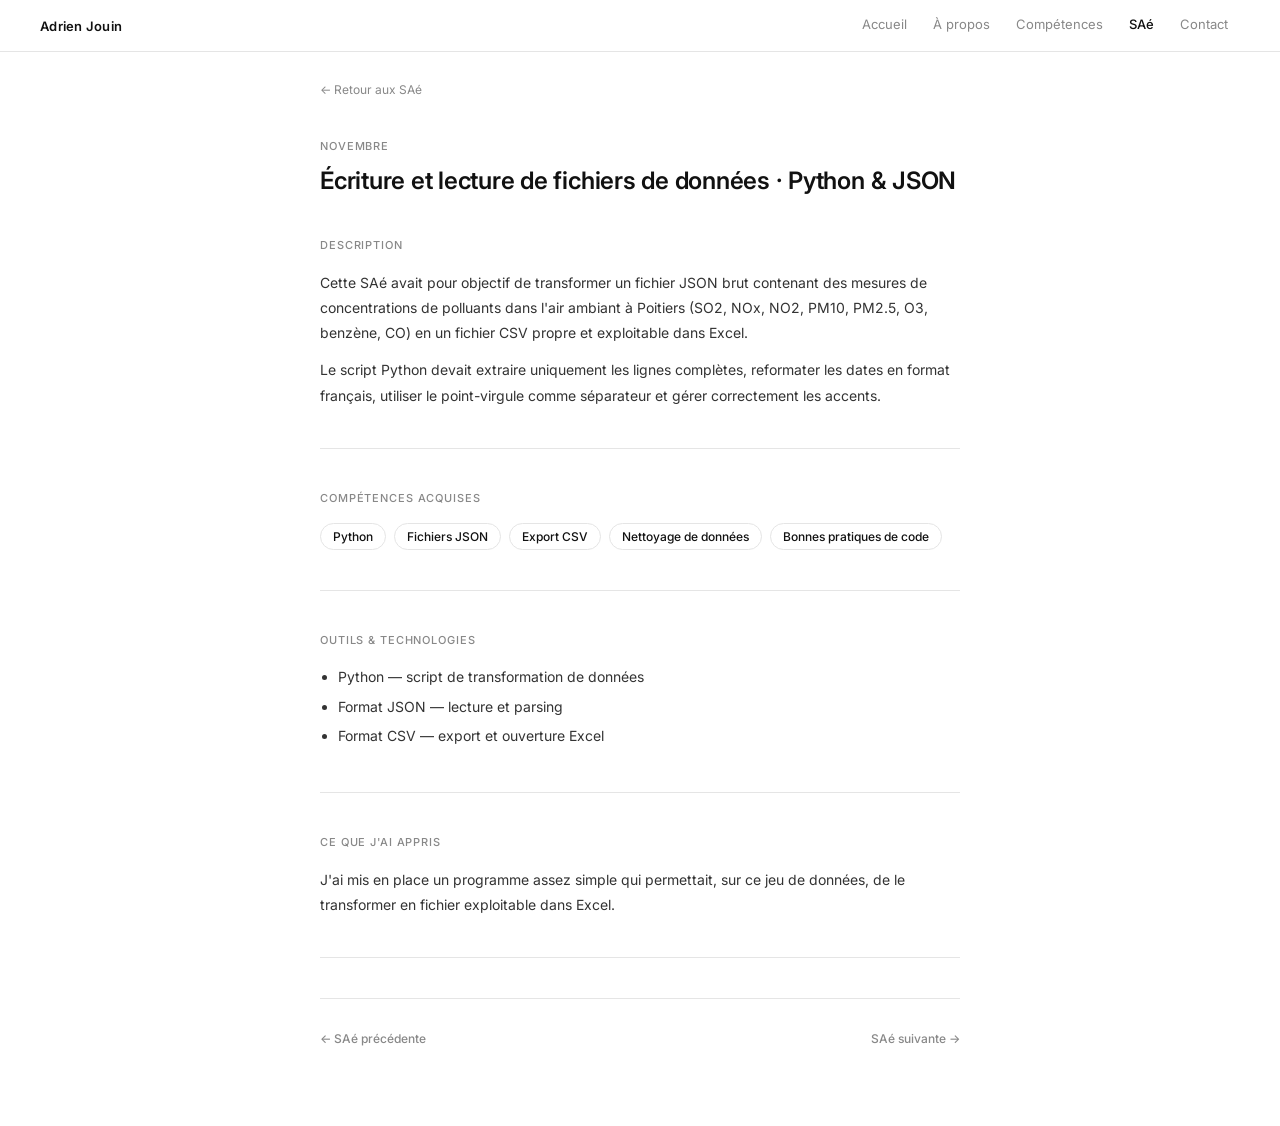
<file: pages/sae/python-json.html>
<!DOCTYPE html>
<html lang="fr">
<head>
<meta charset="UTF-8">
<meta name="viewport" content="width=device-width, initial-scale=1.0">
<title>Écriture et lecture de fichiers de données · Python & JSON · Portfolio</title>
<link rel="stylesheet" href="../../style.css">
<style>
.sae-wrap { max-width: 720px; margin: 0 auto; padding: 80px 40px 80px; }
.back-link { display:inline-flex;align-items:center;gap:6px;font-size:12px;color:var(--muted);text-decoration:none;margin-bottom:40px;transition:color .15s; }
.back-link:hover { color:var(--text); }
.sae-period { font-size:11px;font-weight:500;letter-spacing:0.08em;text-transform:uppercase;color:var(--muted);margin-bottom:8px; }
h1 { font-size:24px;font-weight:600;letter-spacing:-0.01em;margin-bottom:40px;line-height:1.3; }
.sae-img { width:100%;background:var(--bg2);border:1px solid var(--border);border-radius:var(--radius);margin-bottom:48px;overflow:hidden; }
.sae-img img { width:100%;height:auto;display:block; }
.section { margin-bottom:40px;padding-bottom:40px;border-bottom:1px solid var(--border); }
.section:last-of-type { border-bottom:none; }
.section-label { font-size:11px;font-weight:500;letter-spacing:0.08em;text-transform:uppercase;color:var(--muted);margin-bottom:14px; }
.tags { display:flex;flex-wrap:wrap;gap:8px; }
.tag { font-size:12px;font-weight:500;padding:5px 12px;border:1px solid var(--border);border-radius:20px;color:var(--text); }
p,li { font-size:14px;line-height:1.8;color:#333; }
ul { padding-left:18px; }
li { margin-bottom:4px; }
.bottom-nav { display:flex;justify-content:space-between;align-items:center;padding-top:32px;margin-top:40px;border-top:1px solid var(--border); }
.bottom-nav a { font-size:12px;font-weight:500;color:var(--muted);text-decoration:none;transition:color .15s; }
.bottom-nav a:hover { color:var(--text); }
@media (max-width:600px) { .sae-wrap { padding:76px 18px 60px; } }
</style>
</head>
<body>
<nav>
  <a class="nav-logo" href="../../index.html">Adrien Jouin</a>
  <ul class="nav-links">
    <li><a href="../../index.html">Accueil</a></li>
    <li><a href="../apropos.html">À propos</a></li>
    <li><a href="../competences.html">Compétences</a></li>
    <li><a href="../saes.html" class="active">SAé</a></li>
    <li><a href="../contact.html">Contact</a></li>
  </ul>
</nav>
<div class="sae-wrap">
  <a class="back-link" href="../saes.html">← Retour aux SAé</a>
  <p class="sae-period">Novembre</p>
  <h1>Écriture et lecture de fichiers de données · Python & JSON</h1>
  <div class="section">
    <p class="section-label">Description</p>
    <p>Cette SAé avait pour objectif de transformer un fichier JSON brut contenant des mesures de concentrations de polluants dans l'air ambiant à Poitiers (SO2, NOx, NO2, PM10, PM2.5, O3, benzène, CO) en un fichier CSV propre et exploitable dans Excel.</p>
    <p style="margin-top:12px">Le script Python devait extraire uniquement les lignes complètes, reformater les dates en format français, utiliser le point-virgule comme séparateur et gérer correctement les accents.</p>
  </div>
  <div class="section">
    <p class="section-label">Compétences acquises</p>
    <div class="tags">
      <span class="tag">Python</span>
      <span class="tag">Fichiers JSON</span>
      <span class="tag">Export CSV</span>
      <span class="tag">Nettoyage de données</span>
      <span class="tag">Bonnes pratiques de code</span>
    </div>
  </div>
  <div class="section">
    <p class="section-label">Outils &amp; Technologies</p>
    <ul>
      <li>Python — script de transformation de données</li>
      <li>Format JSON — lecture et parsing</li>
      <li>Format CSV — export et ouverture Excel</li>
    </ul>
  </div>
  <div class="section">
    <p class="section-label">Ce que j'ai appris</p>
    <p>J'ai mis en place un programme assez simple qui permettait, sur ce jeu de données, de le transformer en fichier exploitable dans Excel.</p>
  </div>
  <div class="bottom-nav">
    <a href="demographie.html">← SAé précédente</a>
    <a href="vba.html">SAé suivante →</a>
  </div>
</div>
</body>
</html>
</file>
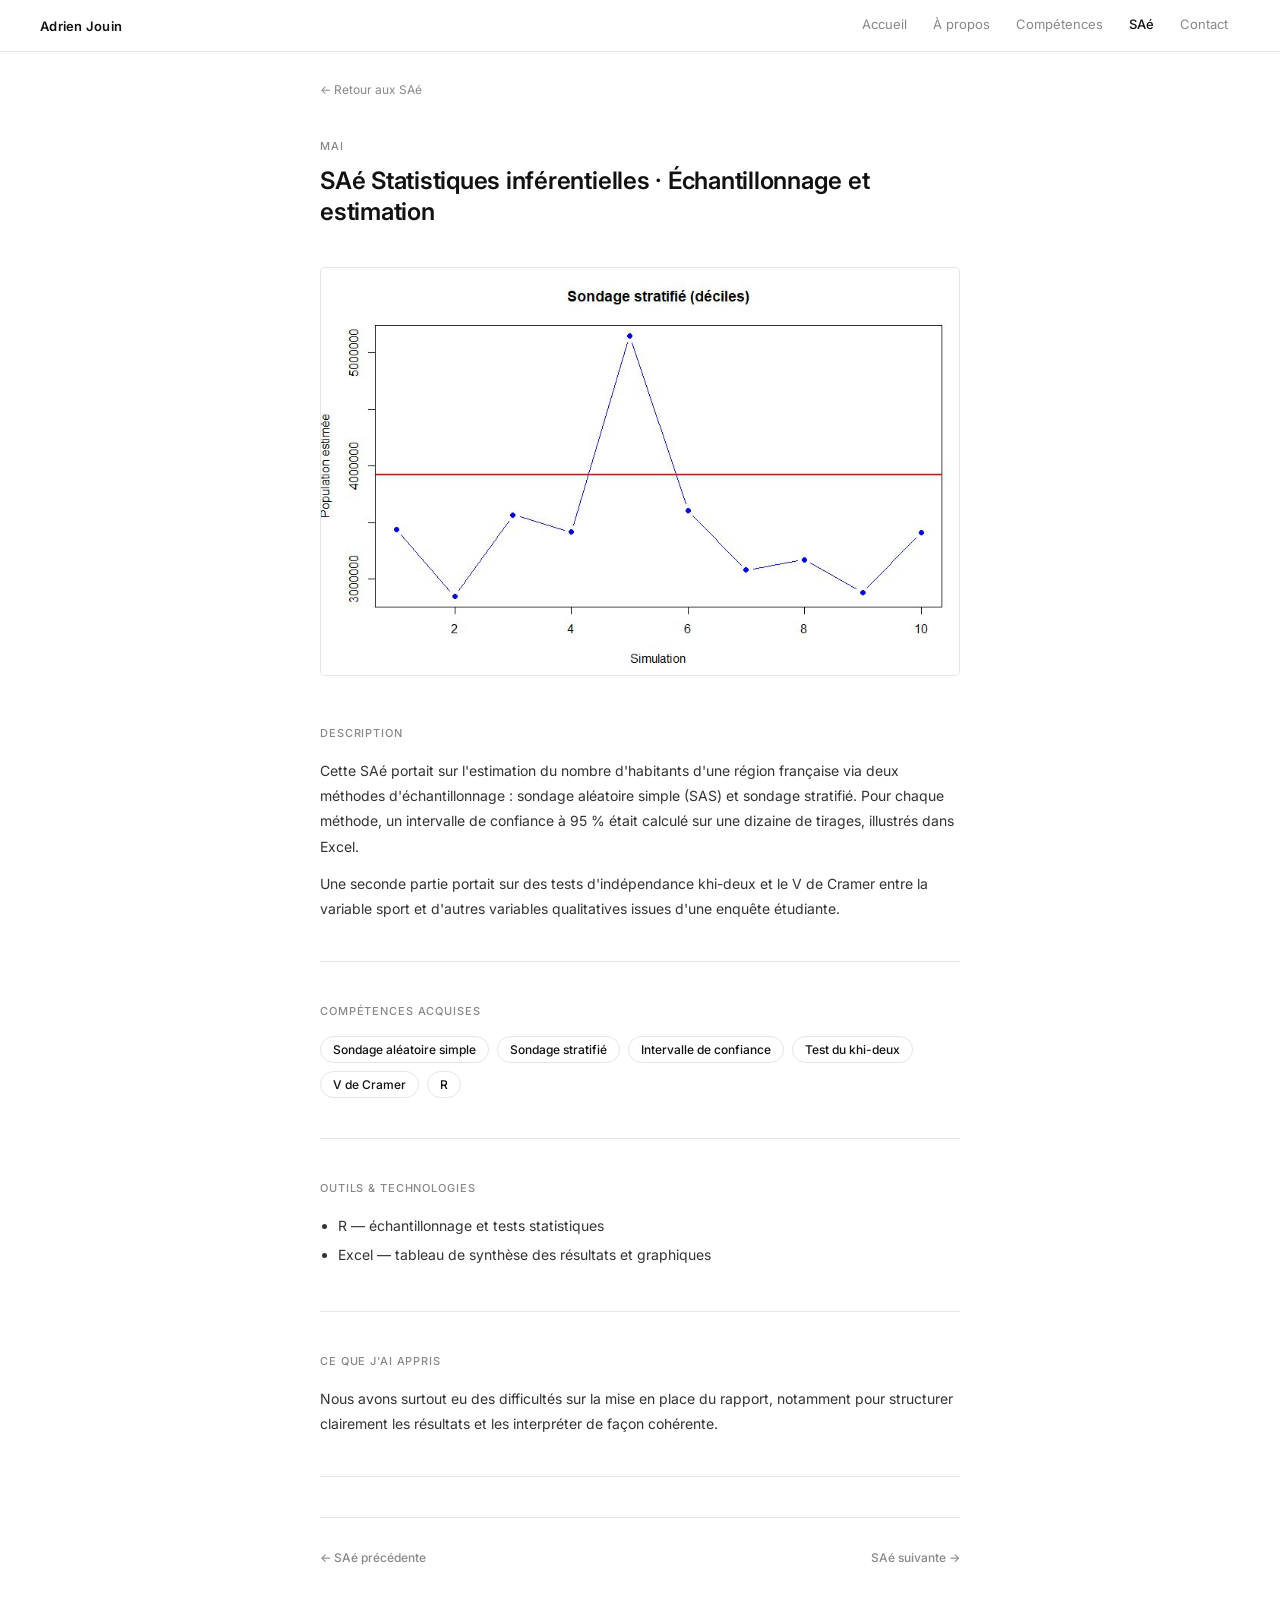
<file: pages/sae/stats-inf.html>
<!DOCTYPE html>
<html lang="fr">
<head>
<meta charset="UTF-8">
<meta name="viewport" content="width=device-width, initial-scale=1.0">
<title>SAé Statistiques inférentielles · Échantillonnage et estimation · Portfolio</title>
<link rel="stylesheet" href="../../style.css">
<style>
.sae-wrap { max-width: 720px; margin: 0 auto; padding: 80px 40px 80px; }
.back-link { display:inline-flex;align-items:center;gap:6px;font-size:12px;color:var(--muted);text-decoration:none;margin-bottom:40px;transition:color .15s; }
.back-link:hover { color:var(--text); }
.sae-period { font-size:11px;font-weight:500;letter-spacing:0.08em;text-transform:uppercase;color:var(--muted);margin-bottom:8px; }
h1 { font-size:24px;font-weight:600;letter-spacing:-0.01em;margin-bottom:40px;line-height:1.3; }
.sae-img { width:100%;background:var(--bg2);border:1px solid var(--border);border-radius:var(--radius);margin-bottom:48px;overflow:hidden; }
.sae-img img { width:100%;height:auto;display:block; }
.section { margin-bottom:40px;padding-bottom:40px;border-bottom:1px solid var(--border); }
.section:last-of-type { border-bottom:none; }
.section-label { font-size:11px;font-weight:500;letter-spacing:0.08em;text-transform:uppercase;color:var(--muted);margin-bottom:14px; }
.tags { display:flex;flex-wrap:wrap;gap:8px; }
.tag { font-size:12px;font-weight:500;padding:5px 12px;border:1px solid var(--border);border-radius:20px;color:var(--text); }
p,li { font-size:14px;line-height:1.8;color:#333; }
ul { padding-left:18px; }
li { margin-bottom:4px; }
.bottom-nav { display:flex;justify-content:space-between;align-items:center;padding-top:32px;margin-top:40px;border-top:1px solid var(--border); }
.bottom-nav a { font-size:12px;font-weight:500;color:var(--muted);text-decoration:none;transition:color .15s; }
.bottom-nav a:hover { color:var(--text); }
@media (max-width:600px) { .sae-wrap { padding:76px 18px 60px; } }
</style>
</head>
<body>
<nav>
  <a class="nav-logo" href="../../index.html">Adrien Jouin</a>
  <ul class="nav-links">
    <li><a href="../../index.html">Accueil</a></li>
    <li><a href="../apropos.html">À propos</a></li>
    <li><a href="../competences.html">Compétences</a></li>
    <li><a href="../saes.html" class="active">SAé</a></li>
    <li><a href="../contact.html">Contact</a></li>
  </ul>
</nav>
<div class="sae-wrap">
  <a class="back-link" href="../saes.html">← Retour aux SAé</a>
  <p class="sae-period">Mai</p>
  <h1>SAé Statistiques inférentielles · Échantillonnage et estimation</h1>
  <div class="sae-img">
    <img src="../../images/stats-inf.png" alt="SAé Statistiques inférentielles · Échantillonnage et estimation">
  </div>
  <div class="section">
    <p class="section-label">Description</p>
    <p>Cette SAé portait sur l'estimation du nombre d'habitants d'une région française via deux méthodes d'échantillonnage : sondage aléatoire simple (SAS) et sondage stratifié. Pour chaque méthode, un intervalle de confiance à 95 % était calculé sur une dizaine de tirages, illustrés dans Excel.</p>
    <p style="margin-top:12px">Une seconde partie portait sur des tests d'indépendance khi-deux et le V de Cramer entre la variable sport et d'autres variables qualitatives issues d'une enquête étudiante.</p>
  </div>
  <div class="section">
    <p class="section-label">Compétences acquises</p>
    <div class="tags">
      <span class="tag">Sondage aléatoire simple</span>
      <span class="tag">Sondage stratifié</span>
      <span class="tag">Intervalle de confiance</span>
      <span class="tag">Test du khi-deux</span>
      <span class="tag">V de Cramer</span>
      <span class="tag">R</span>
    </div>
  </div>
  <div class="section">
    <p class="section-label">Outils &amp; Technologies</p>
    <ul>
      <li>R — échantillonnage et tests statistiques</li>
      <li>Excel — tableau de synthèse des résultats et graphiques</li>
    </ul>
  </div>
  <div class="section">
    <p class="section-label">Ce que j'ai appris</p>
    <p>Nous avons surtout eu des difficultés sur la mise en place du rapport, notamment pour structurer clairement les résultats et les interpréter de façon cohérente.</p>
  </div>
  <div class="bottom-nav">
    <a href="stats-regression.html">← SAé précédente</a>
    <a href="dataviz.html">SAé suivante →</a>
  </div>
</div>
</body>
</html>
</file>
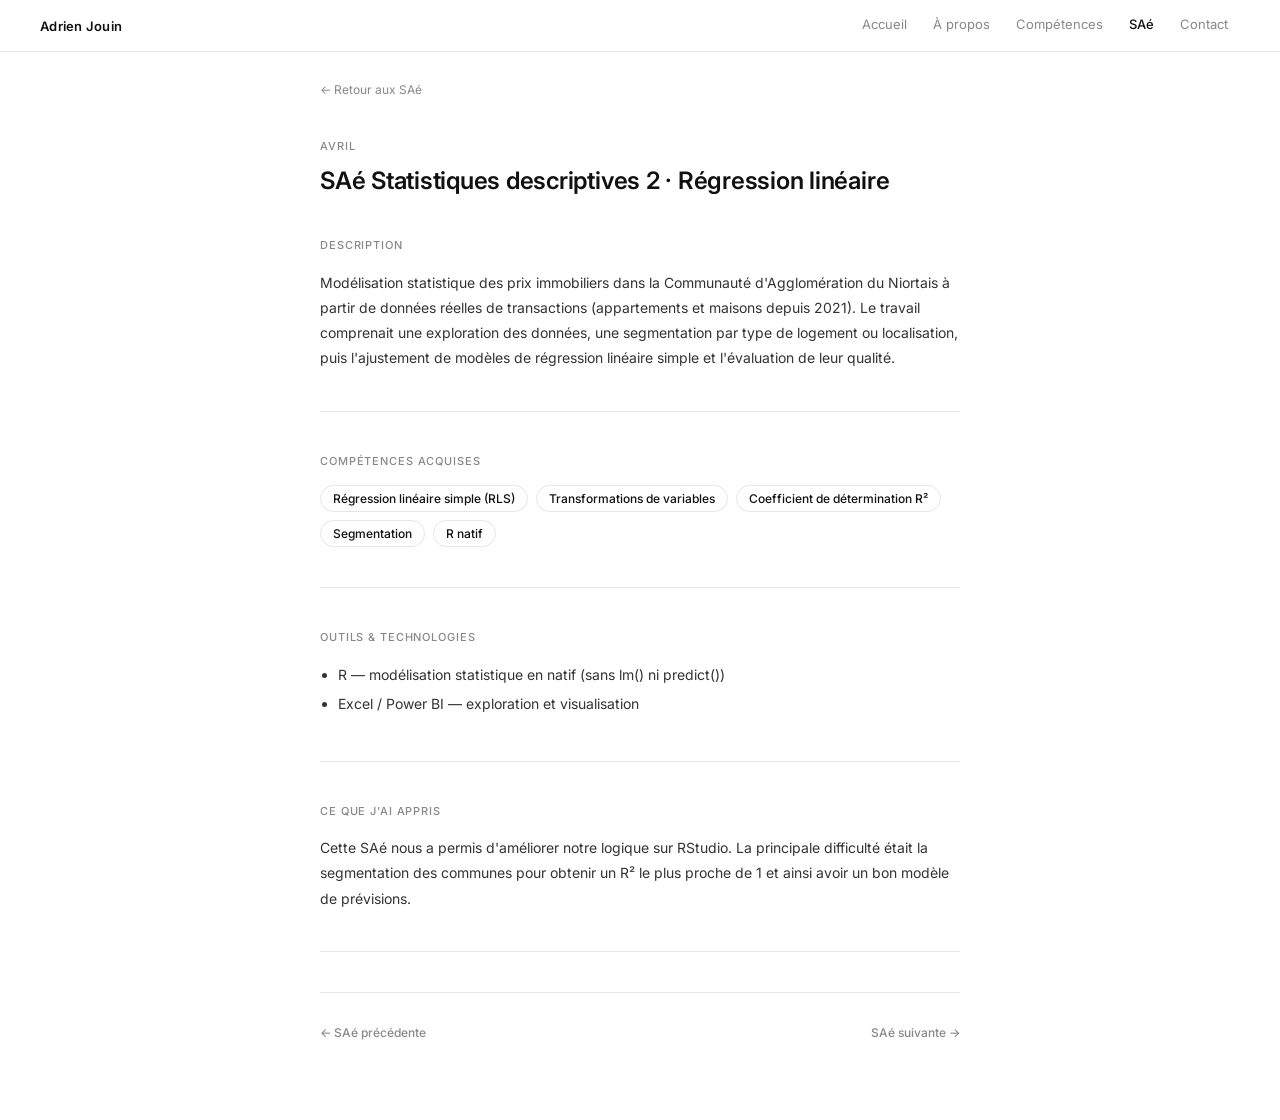
<file: pages/sae/stats-regression.html>
<!DOCTYPE html>
<html lang="fr">
<head>
<meta charset="UTF-8">
<meta name="viewport" content="width=device-width, initial-scale=1.0">
<title>SAé Statistiques descriptives 2 · Régression linéaire · Portfolio</title>
<link rel="stylesheet" href="../../style.css">
<style>
.sae-wrap { max-width: 720px; margin: 0 auto; padding: 80px 40px 80px; }
.back-link { display:inline-flex;align-items:center;gap:6px;font-size:12px;color:var(--muted);text-decoration:none;margin-bottom:40px;transition:color .15s; }
.back-link:hover { color:var(--text); }
.sae-period { font-size:11px;font-weight:500;letter-spacing:0.08em;text-transform:uppercase;color:var(--muted);margin-bottom:8px; }
h1 { font-size:24px;font-weight:600;letter-spacing:-0.01em;margin-bottom:40px;line-height:1.3; }
.sae-img { width:100%;background:var(--bg2);border:1px solid var(--border);border-radius:var(--radius);margin-bottom:48px;overflow:hidden; }
.sae-img img { width:100%;height:auto;display:block; }
.section { margin-bottom:40px;padding-bottom:40px;border-bottom:1px solid var(--border); }
.section:last-of-type { border-bottom:none; }
.section-label { font-size:11px;font-weight:500;letter-spacing:0.08em;text-transform:uppercase;color:var(--muted);margin-bottom:14px; }
.tags { display:flex;flex-wrap:wrap;gap:8px; }
.tag { font-size:12px;font-weight:500;padding:5px 12px;border:1px solid var(--border);border-radius:20px;color:var(--text); }
p,li { font-size:14px;line-height:1.8;color:#333; }
ul { padding-left:18px; }
li { margin-bottom:4px; }
.bottom-nav { display:flex;justify-content:space-between;align-items:center;padding-top:32px;margin-top:40px;border-top:1px solid var(--border); }
.bottom-nav a { font-size:12px;font-weight:500;color:var(--muted);text-decoration:none;transition:color .15s; }
.bottom-nav a:hover { color:var(--text); }
@media (max-width:600px) { .sae-wrap { padding:76px 18px 60px; } }
</style>
</head>
<body>
<nav>
  <a class="nav-logo" href="../../index.html">Adrien Jouin</a>
  <ul class="nav-links">
    <li><a href="../../index.html">Accueil</a></li>
    <li><a href="../apropos.html">À propos</a></li>
    <li><a href="../competences.html">Compétences</a></li>
    <li><a href="../saes.html" class="active">SAé</a></li>
    <li><a href="../contact.html">Contact</a></li>
  </ul>
</nav>
<div class="sae-wrap">
  <a class="back-link" href="../saes.html">← Retour aux SAé</a>
  <p class="sae-period">Avril</p>
  <h1>SAé Statistiques descriptives 2 · Régression linéaire</h1>
  <div class="section">
    <p class="section-label">Description</p>
    <p>Modélisation statistique des prix immobiliers dans la Communauté d'Agglomération du Niortais à partir de données réelles de transactions (appartements et maisons depuis 2021). Le travail comprenait une exploration des données, une segmentation par type de logement ou localisation, puis l'ajustement de modèles de régression linéaire simple et l'évaluation de leur qualité.</p>
  </div>
  <div class="section">
    <p class="section-label">Compétences acquises</p>
    <div class="tags">
      <span class="tag">Régression linéaire simple (RLS)</span>
      <span class="tag">Transformations de variables</span>
      <span class="tag">Coefficient de détermination R²</span>
      <span class="tag">Segmentation</span>
      <span class="tag">R natif</span>
    </div>
  </div>
  <div class="section">
    <p class="section-label">Outils &amp; Technologies</p>
    <ul>
      <li>R — modélisation statistique en natif (sans lm() ni predict())</li>
      <li>Excel / Power BI — exploration et visualisation</li>
    </ul>
  </div>
  <div class="section">
    <p class="section-label">Ce que j'ai appris</p>
    <p>Cette SAé nous a permis d'améliorer notre logique sur RStudio. La principale difficulté était la segmentation des communes pour obtenir un R² le plus proche de 1 et ainsi avoir un bon modèle de prévisions.</p>
  </div>
  <div class="bottom-nav">
    <a href="kpi.html">← SAé précédente</a>
    <a href="stats-inf.html">SAé suivante →</a>
  </div>
</div>
</body>
</html>
</file>
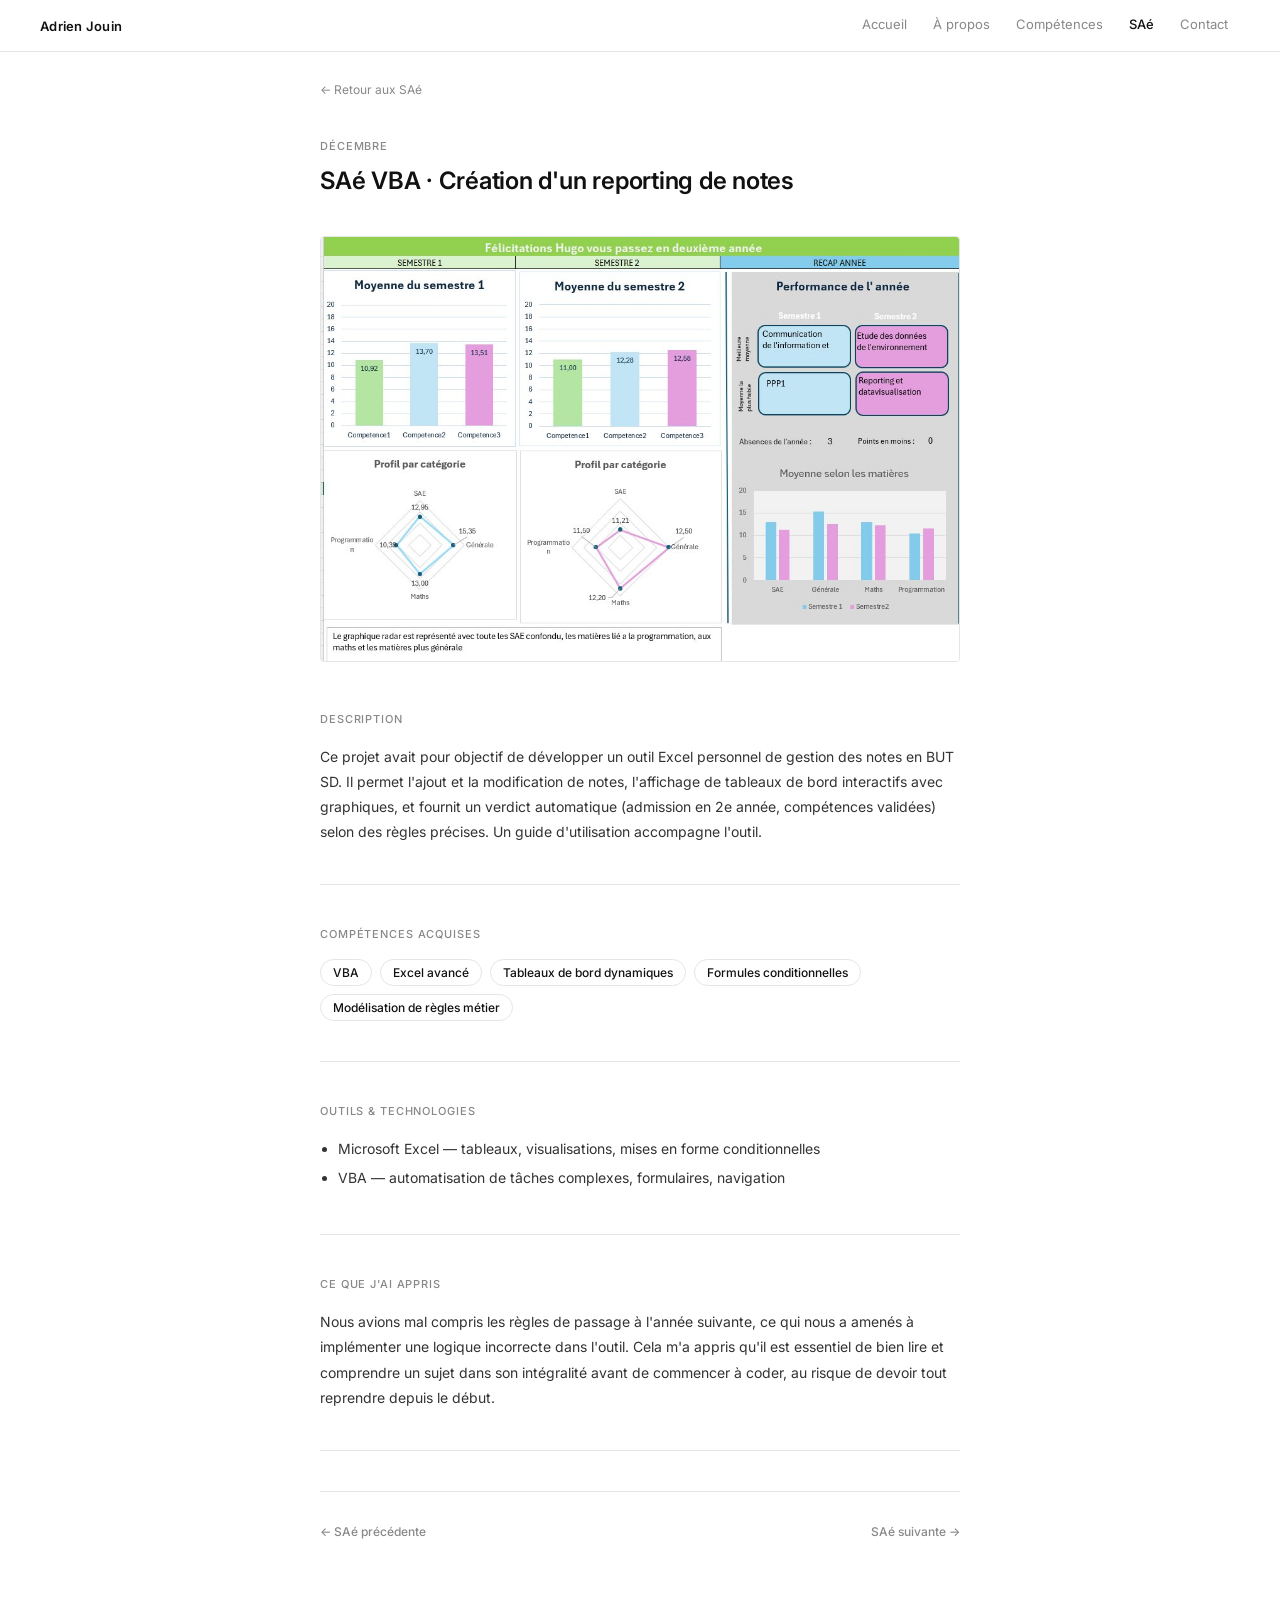
<file: pages/sae/vba.html>
<!DOCTYPE html>
<html lang="fr">
<head>
<meta charset="UTF-8">
<meta name="viewport" content="width=device-width, initial-scale=1.0">
<title>SAé VBA · Création d'un reporting de notes · Portfolio</title>
<link rel="stylesheet" href="../../style.css">
<style>
.sae-wrap { max-width: 720px; margin: 0 auto; padding: 80px 40px 80px; }
.back-link { display:inline-flex;align-items:center;gap:6px;font-size:12px;color:var(--muted);text-decoration:none;margin-bottom:40px;transition:color .15s; }
.back-link:hover { color:var(--text); }
.sae-period { font-size:11px;font-weight:500;letter-spacing:0.08em;text-transform:uppercase;color:var(--muted);margin-bottom:8px; }
h1 { font-size:24px;font-weight:600;letter-spacing:-0.01em;margin-bottom:40px;line-height:1.3; }
.sae-img { width:100%;background:var(--bg2);border:1px solid var(--border);border-radius:var(--radius);margin-bottom:48px;overflow:hidden; }
.sae-img img { width:100%;height:auto;display:block; }
.section { margin-bottom:40px;padding-bottom:40px;border-bottom:1px solid var(--border); }
.section:last-of-type { border-bottom:none; }
.section-label { font-size:11px;font-weight:500;letter-spacing:0.08em;text-transform:uppercase;color:var(--muted);margin-bottom:14px; }
.tags { display:flex;flex-wrap:wrap;gap:8px; }
.tag { font-size:12px;font-weight:500;padding:5px 12px;border:1px solid var(--border);border-radius:20px;color:var(--text); }
p,li { font-size:14px;line-height:1.8;color:#333; }
ul { padding-left:18px; }
li { margin-bottom:4px; }
.bottom-nav { display:flex;justify-content:space-between;align-items:center;padding-top:32px;margin-top:40px;border-top:1px solid var(--border); }
.bottom-nav a { font-size:12px;font-weight:500;color:var(--muted);text-decoration:none;transition:color .15s; }
.bottom-nav a:hover { color:var(--text); }
@media (max-width:600px) { .sae-wrap { padding:76px 18px 60px; } }
</style>
</head>
<body>
<nav>
  <a class="nav-logo" href="../../index.html">Adrien Jouin</a>
  <ul class="nav-links">
    <li><a href="../../index.html">Accueil</a></li>
    <li><a href="../apropos.html">À propos</a></li>
    <li><a href="../competences.html">Compétences</a></li>
    <li><a href="../saes.html" class="active">SAé</a></li>
    <li><a href="../contact.html">Contact</a></li>
  </ul>
</nav>
<div class="sae-wrap">
  <a class="back-link" href="../saes.html">← Retour aux SAé</a>
  <p class="sae-period">Décembre</p>
  <h1>SAé VBA · Création d'un reporting de notes</h1>
  <div class="sae-img">
    <img src="../../images/vba.png" alt="SAé VBA · Création d'un reporting de notes">
  </div>
  <div class="section">
    <p class="section-label">Description</p>
    <p>Ce projet avait pour objectif de développer un outil Excel personnel de gestion des notes en BUT SD. Il permet l'ajout et la modification de notes, l'affichage de tableaux de bord interactifs avec graphiques, et fournit un verdict automatique (admission en 2e année, compétences validées) selon des règles précises. Un guide d'utilisation accompagne l'outil.</p>
  </div>
  <div class="section">
    <p class="section-label">Compétences acquises</p>
    <div class="tags">
      <span class="tag">VBA</span>
      <span class="tag">Excel avancé</span>
      <span class="tag">Tableaux de bord dynamiques</span>
      <span class="tag">Formules conditionnelles</span>
      <span class="tag">Modélisation de règles métier</span>
    </div>
  </div>
  <div class="section">
    <p class="section-label">Outils &amp; Technologies</p>
    <ul>
      <li>Microsoft Excel — tableaux, visualisations, mises en forme conditionnelles</li>
      <li>VBA — automatisation de tâches complexes, formulaires, navigation</li>
    </ul>
  </div>
  <div class="section">
    <p class="section-label">Ce que j'ai appris</p>
    <p>Nous avions mal compris les règles de passage à l'année suivante, ce qui nous a amenés à implémenter une logique incorrecte dans l'outil. Cela m'a appris qu'il est essentiel de bien lire et comprendre un sujet dans son intégralité avant de commencer à coder, au risque de devoir tout reprendre depuis le début.</p>
  </div>
  <div class="bottom-nav">
    <a href="python-json.html">← SAé précédente</a>
    <a href="bdd.html">SAé suivante →</a>
  </div>
</div>
</body>
</html>
</file>
<file: style.css>
@import url('https://fonts.googleapis.com/css2?family=Inter:wght@300;400;500;600;700&display=swap');

:root {
  --bg: #ffffff;
  --bg2: #f8f8f8;
  --border: #e5e5e5;
  --text: #111111;
  --muted: #888888;
  --accent: #111111;
  --radius: 4px;
}

*, *::before, *::after { box-sizing: border-box; margin: 0; padding: 0; }
html { scroll-behavior: smooth; }
body { font-family: 'Inter', sans-serif; background: var(--bg); color: var(--text); font-size: 14px; }

/* NAV */
nav {
  position: fixed; top: 0; left: 0; right: 0; z-index: 200;
  height: 52px;
  background: #fff;
  border-bottom: 1px solid var(--border);
  display: flex; align-items: center; justify-content: space-between;
  padding: 0 40px;
}
.nav-logo {
  font-size: 13px; font-weight: 600; letter-spacing: 0.02em;
  color: var(--text); text-decoration: none;
}
.nav-links { display: flex; gap: 2px; list-style: none; }
.nav-links a {
  font-size: 13px; font-weight: 400;
  color: var(--muted); text-decoration: none;
  padding: 6px 12px; border-radius: var(--radius);
  transition: color .15s, background .15s;
}
.nav-links a:hover { color: var(--text); background: var(--bg2); }
.nav-links a.active { color: var(--text); font-weight: 500; }

@media (max-width: 700px) {
  nav { padding: 0 16px; }
  .nav-links a { padding: 6px 8px; font-size: 12px; }
}
</file>
